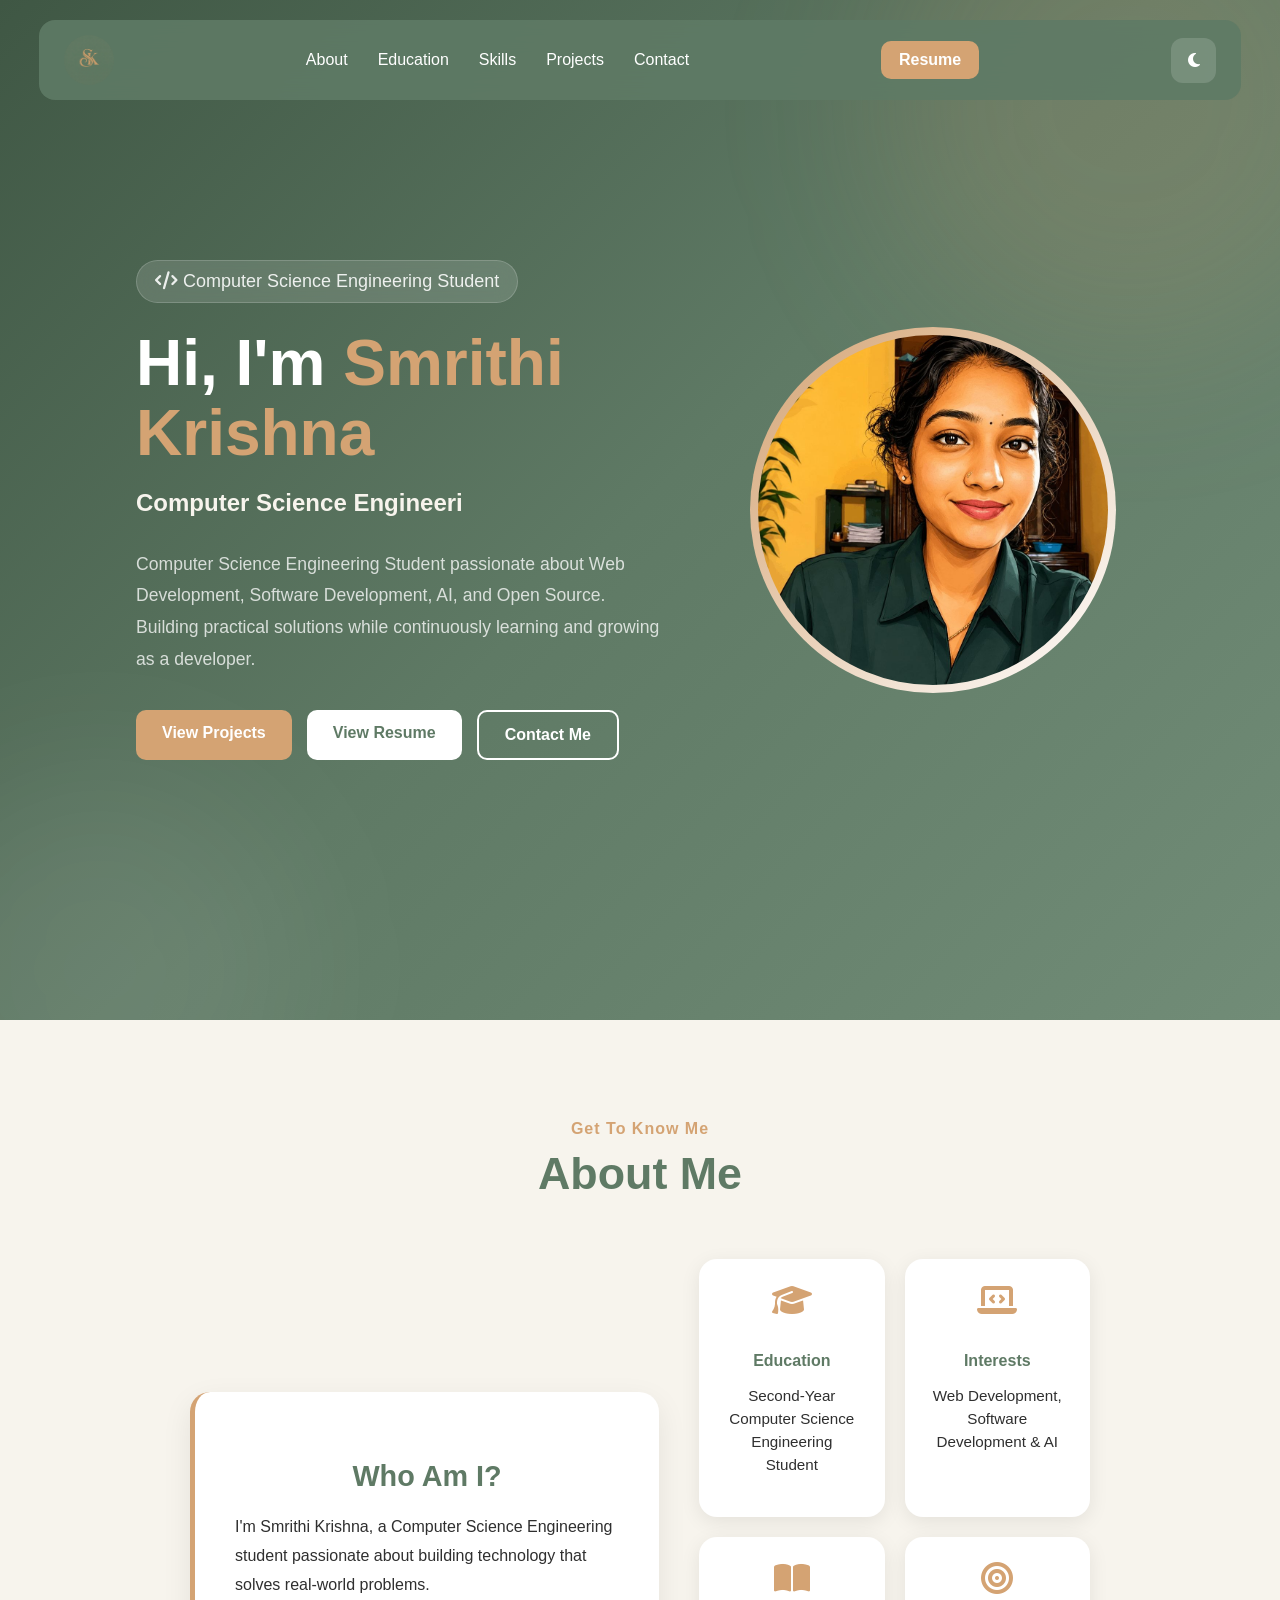
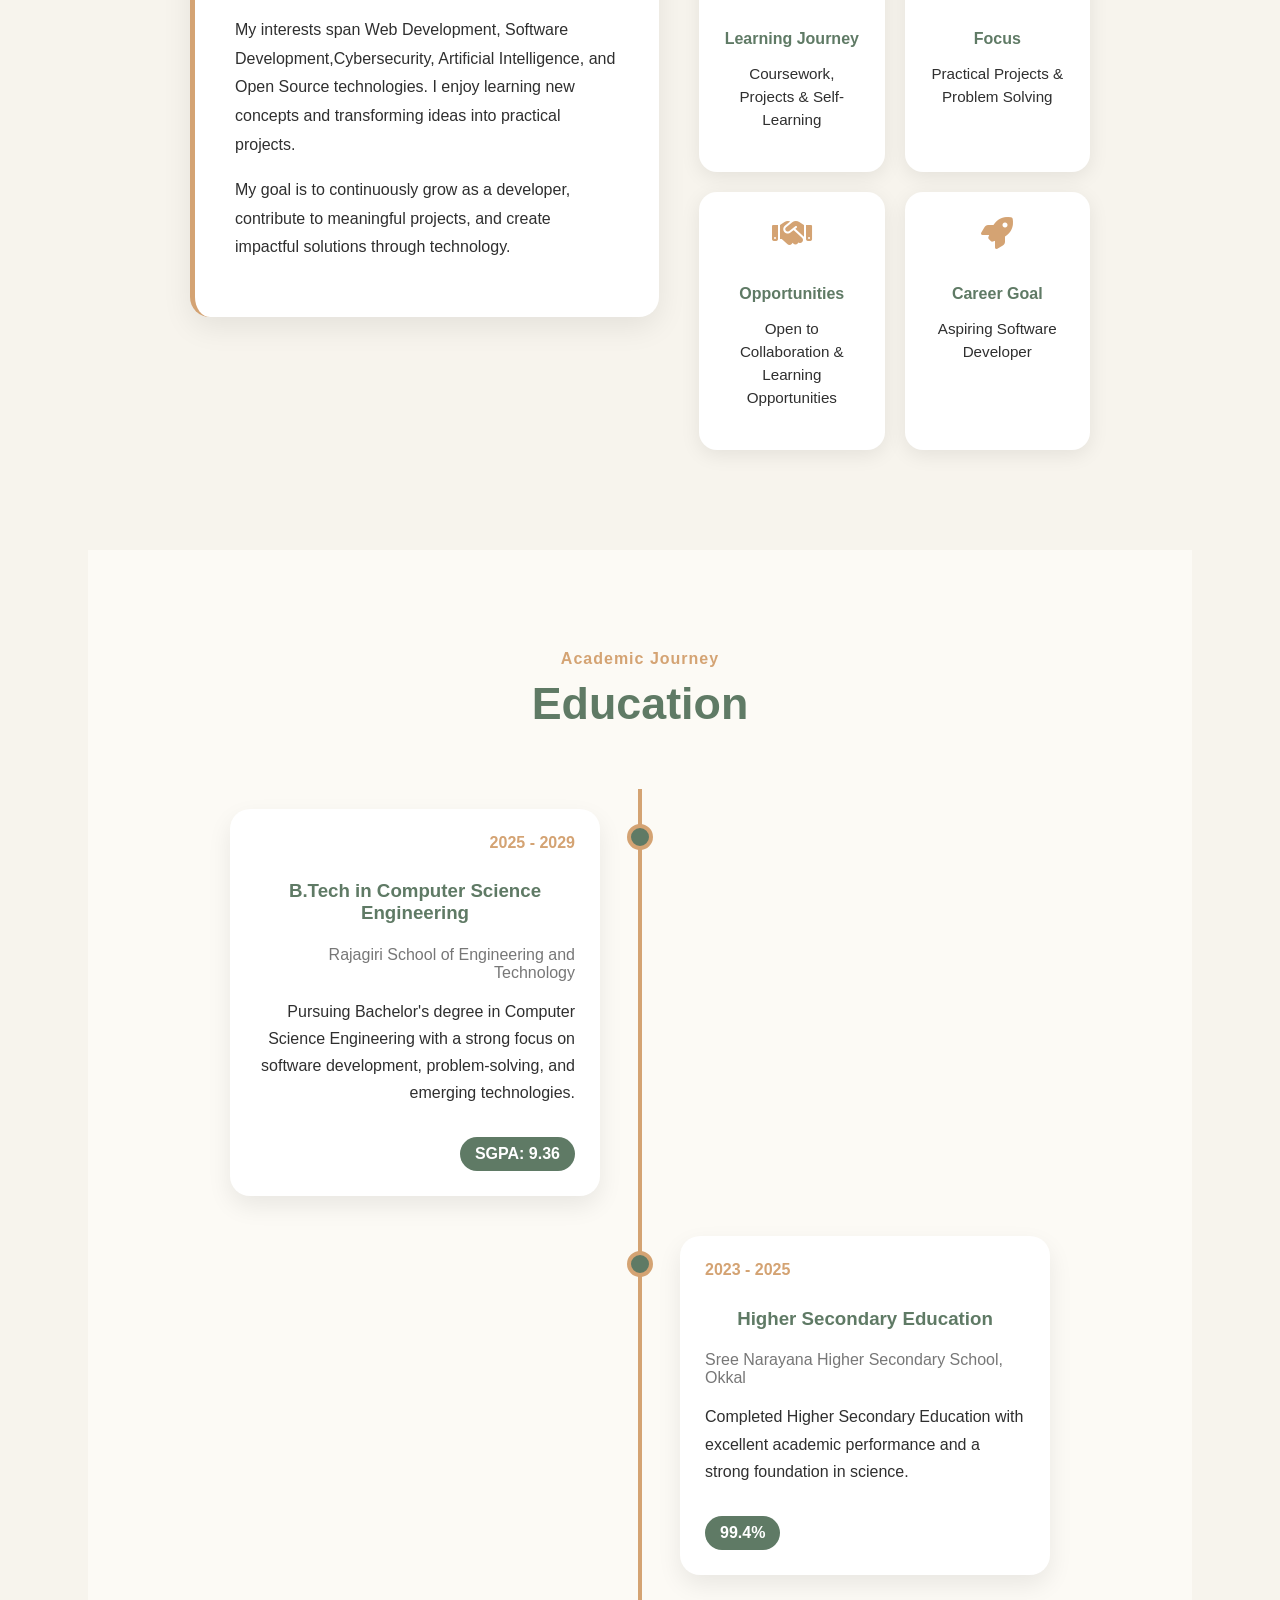
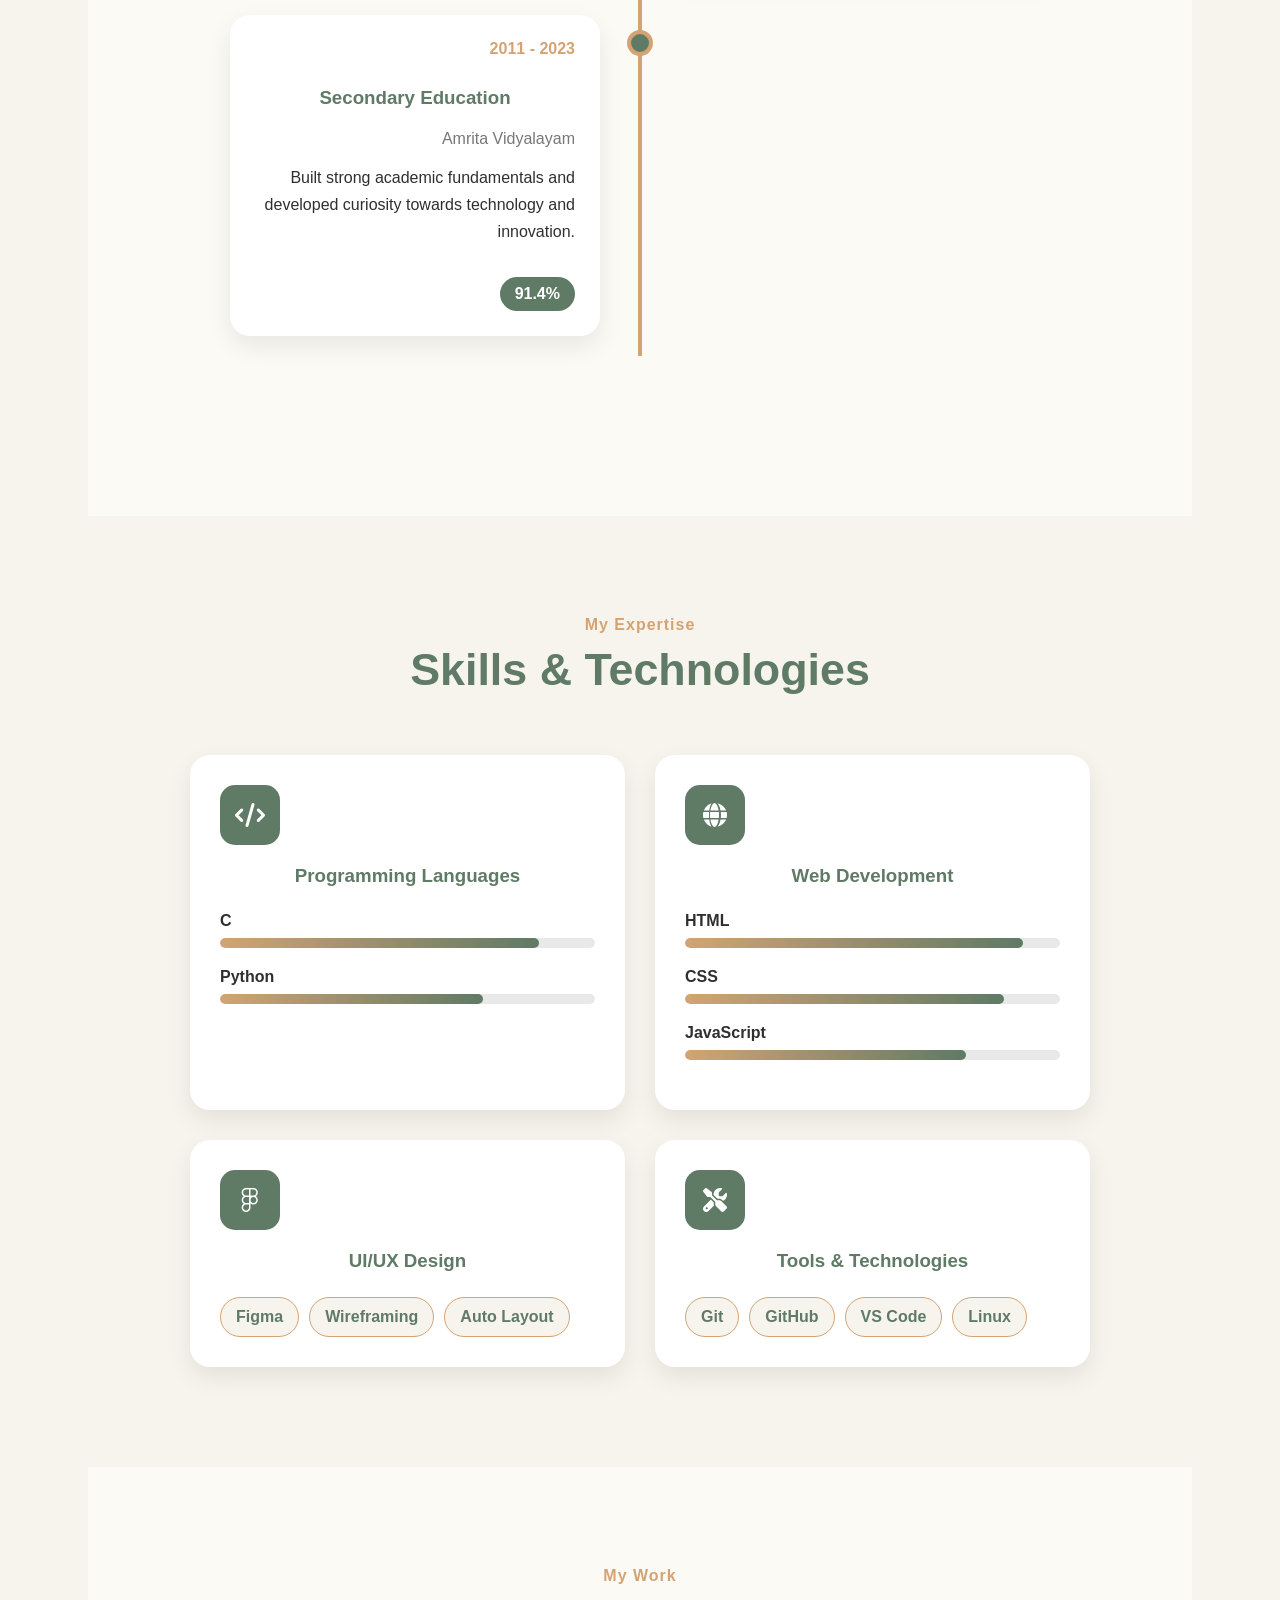
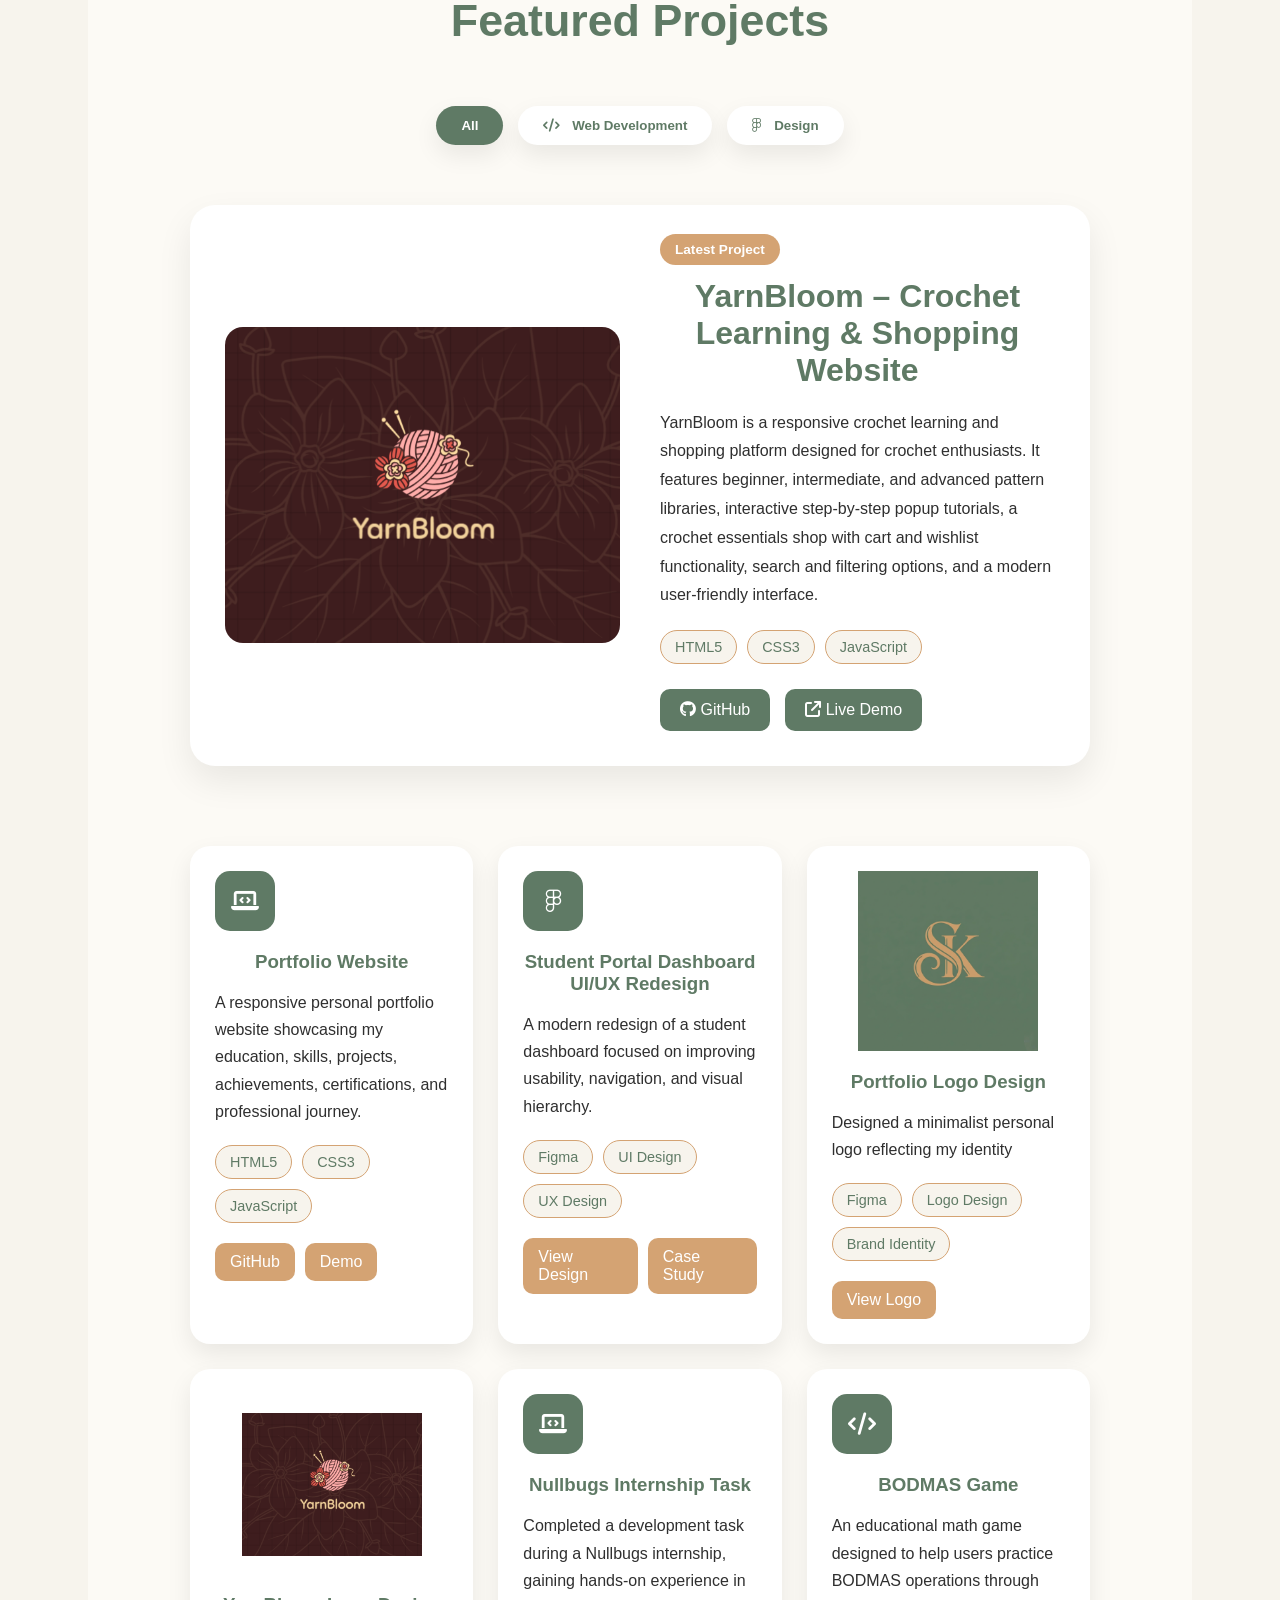
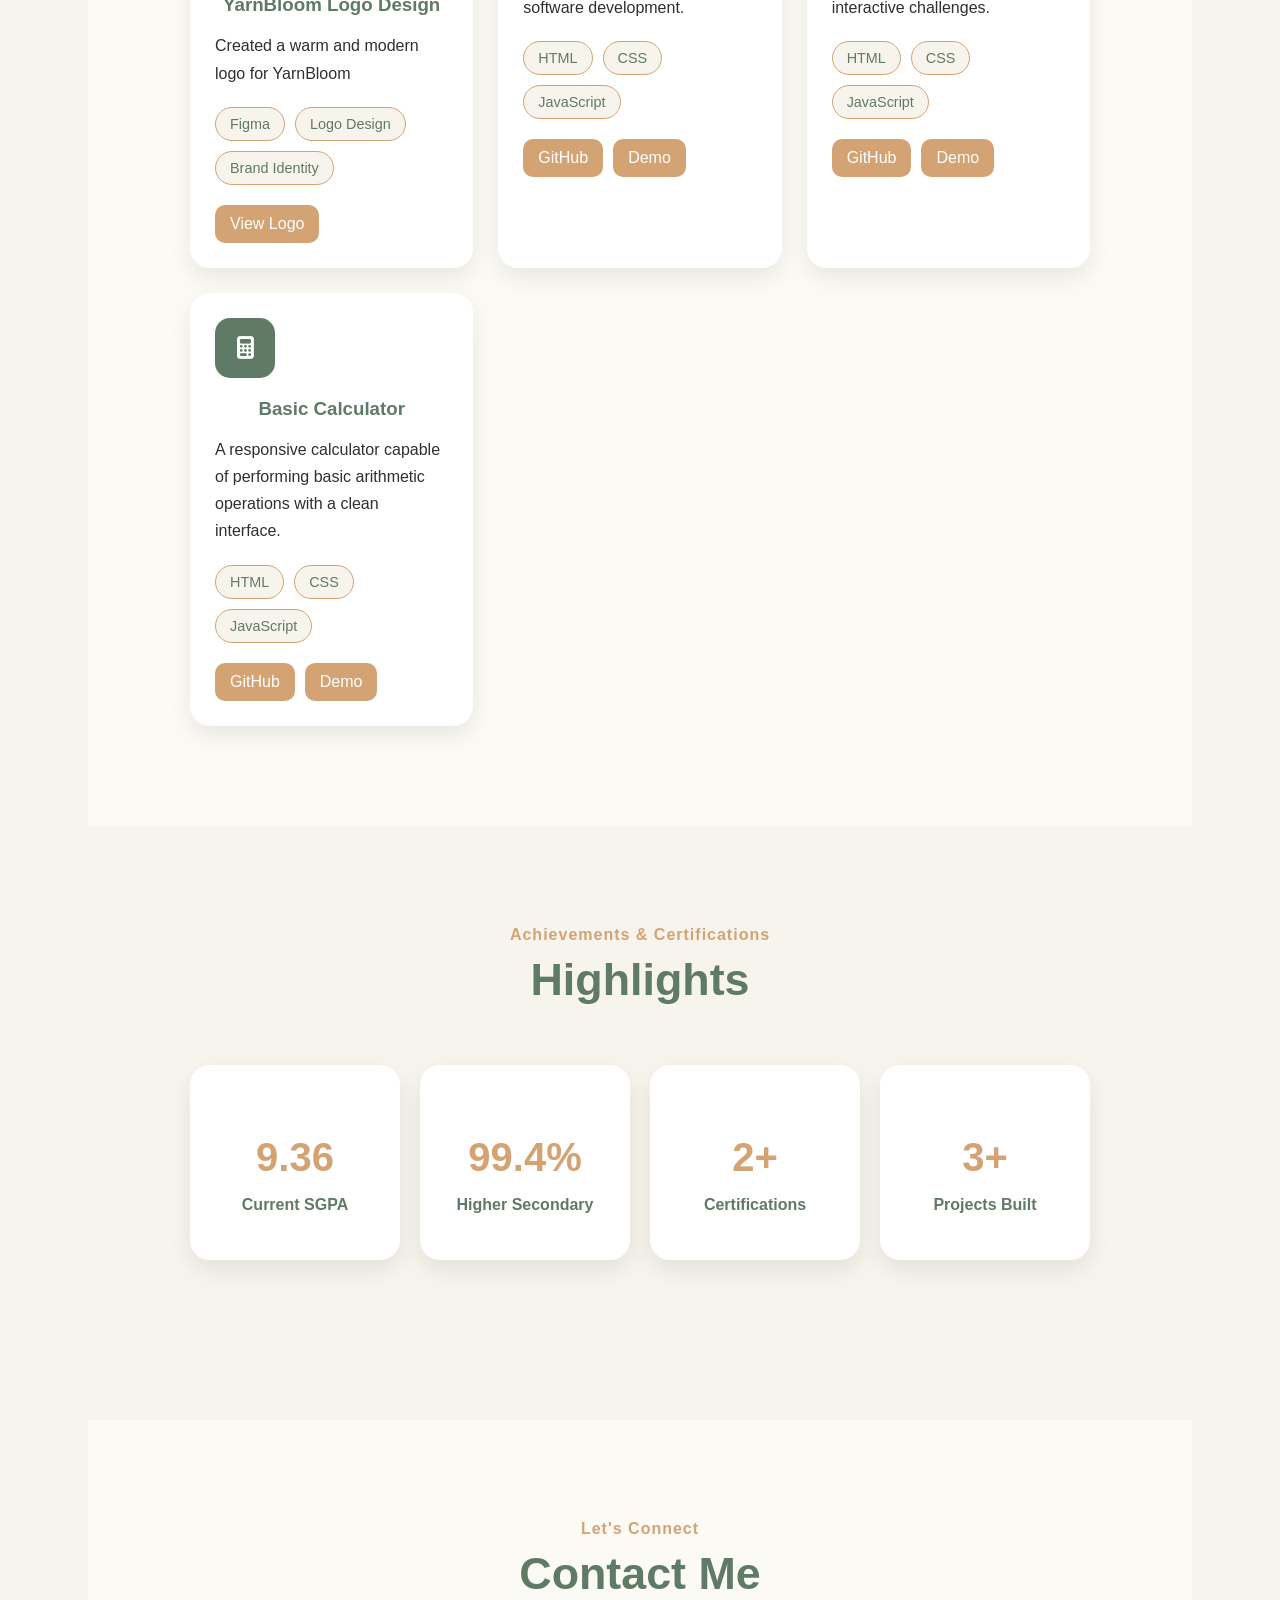
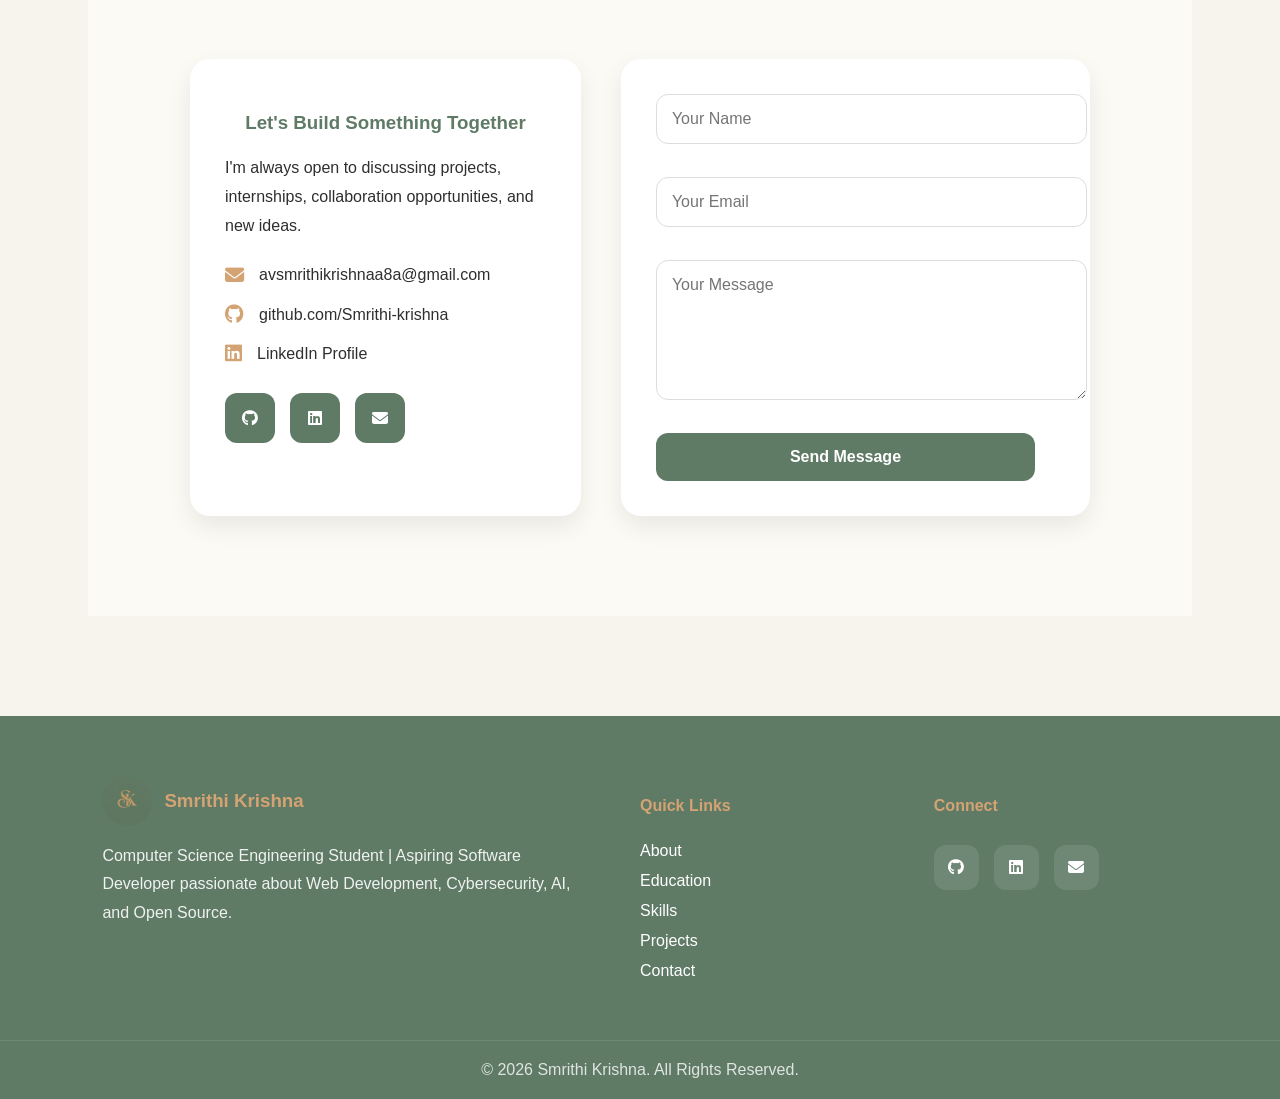
<file: Index.html>
<!DOCTYPE html>
<html lang="en">
<head>
  <meta charset="UTF-8" />
  <meta name="viewport" content="width=device-width, initial-scale=1.0"/>
  <title>My Portfolio</title>
 <link rel="stylesheet" href="style.css">
 <link rel="stylesheet" href="https://cdnjs.cloudflare.com/ajax/libs/font-awesome/6.5.1/css/all.min.css">
</head>

<body>

  <header class="hero">

    <nav class="navbar">

    <div class="logo">
        <img src="logo.png">
    </div>

    <ul class="nav-links">
        <li><a href="#about-me">About</a></li>
        <li><a href="#education">Education</a></li>
        <li><a href="#skills">Skills</a></li>
        <li><a href="#projects">Projects</a></li>
        <li><a href="#contact">Contact</a></li>
    </ul>

    <a href="https://drive.google.com/file/d/1RVijHca5Z-SXVgbJho8I0wNhLrglUve1/view?usp=drive_link" target="_blank" class="resume-btn">
    Resume
</a>
    <button id="theme-toggle" class="theme-toggle">
    <i class="fa-solid fa-moon"></i>
</button>

    <div class="menu-btn">
        <i class="fa-solid fa-bars"></i>
    </div>

</nav>

    <div class="hero-content">

        <div class="hero-left">

            <p class="hero-tag">
                <i class="fa-solid fa-code"></i>
                Computer Science Engineering Student
            </p>

            <h1>
                Hi, I'm <span>Smrithi Krishna</span>
            </h1>

            <h2>
                <span id="typing"></span>
            </h2>

            <p class="hero-description">
                Computer Science Engineering Student passionate about
                Web Development, Software Development, AI, and Open Source.
                Building practical solutions while continuously learning
                and growing as a developer.
            </p>

            <div class="hero-buttons">
                <a href="#projects" class="btn-primary">
                    View Projects
                </a>

                <a href="https://drive.google.com/file/d/1RVijHca5Z-SXVgbJho8I0wNhLrglUve1/view?usp=drive_link" class="btn-secondary" download>
                    View Resume
                </a>

                <a href="#contact" class="btn-outline">
                    Contact Me
                </a>
            </div>

        </div>

        <div class="hero-right">

            <div class="image-wrapper">
                <img src="Smrithi.jpg" alt="Smrithi Krishna">
            </div>

        </div>

    </div>

</header>




<section id="about-me">

    <div class="section-heading">
        <span>Get To Know Me</span>
        <h2>About Me</h2>
    </div>

    <div class="about-container">

        <div class="about-left">

            <div class="about-card-main">
                <h3>Who Am I?</h3>

                <p>
                    I'm Smrithi Krishna, a Computer Science Engineering student
                    passionate about building technology that solves real-world
                    problems.
                </p>

                <p>
                    My interests span Web Development, Software Development,Cybersecurity,
                    Artificial Intelligence, and Open Source technologies.
                    I enjoy learning new concepts and transforming ideas into
                    practical projects.
                </p>

                <p>
                    My goal is to continuously grow as a developer, contribute
                    to meaningful projects, and create impactful solutions
                    through technology.
                </p>
            </div>

        </div>

        <div class="about-right">

            <div class="info-card">
                <i class="fa-solid fa-graduation-cap"></i>
                <h4>Education</h4>
                <p>Second-Year Computer Science Engineering Student</p>
            </div>

            <div class="info-card">
                <i class="fa-solid fa-laptop-code"></i>
                <h4>Interests</h4>
                <p>Web Development, Software Development & AI</p>
            </div>

            <div class="info-card">
                <i class="fa-solid fa-book-open"></i>
                <h4>Learning Journey</h4>
                <p>Coursework, Projects & Self-Learning</p>
            </div>

            <div class="info-card">
                <i class="fa-solid fa-bullseye"></i>
                <h4>Focus</h4>
                <p>Practical Projects & Problem Solving</p>
            </div>

            <div class="info-card">
                <i class="fa-solid fa-handshake"></i>
                <h4>Opportunities</h4>
                <p>Open to Collaboration & Learning Opportunities</p>
            </div>

            <div class="info-card">
                <i class="fa-solid fa-rocket"></i>
                <h4>Career Goal</h4>
                <p>Aspiring Software Developer</p>
            </div>

        </div>

    </div>

</section> 

<section id="education">

    <div class="section-heading">
        <span>Academic Journey</span>
        <h2>Education</h2>
    </div>

    <div class="timeline">

        <div class="timeline-item">
            <div class="timeline-dot"></div>

            <div class="timeline-content">
                <span class="timeline-year">2025 - 2029</span>
                <h3>B.Tech in Computer Science Engineering</h3>
                <h4>Rajagiri School of Engineering and Technology</h4>

                <p>
                    Pursuing Bachelor's degree in Computer Science Engineering
                    with a strong focus on software development, problem-solving,
                    and emerging technologies.
                </p>

                <div class="timeline-badge">
                    SGPA: 9.36
                </div>
            </div>
        </div>

        <div class="timeline-item">
            <div class="timeline-dot"></div>

            <div class="timeline-content">
                <span class="timeline-year">2023 - 2025</span>
                <h3>Higher Secondary Education</h3>
                <h4>Sree Narayana Higher Secondary School, Okkal</h4>

                <p>
                    Completed Higher Secondary Education with excellent
                    academic performance and a strong foundation in science.
                </p>

                <div class="timeline-badge">
                    99.4%
                </div>
            </div>
        </div>

        <div class="timeline-item">
            <div class="timeline-dot"></div>

            <div class="timeline-content">
                <span class="timeline-year">2011 - 2023</span>
                <h3>Secondary Education</h3>
                <h4>Amrita Vidyalayam</h4>

                <p>
                    Built strong academic fundamentals and developed
                    curiosity towards technology and innovation.
                </p>

                <div class="timeline-badge">
                    91.4%
                </div>
            </div>
        </div>

    </div>

</section>


<section id="skills">

    <div class="section-heading">
        <span>My Expertise</span>
        <h2>Skills & Technologies</h2>
    </div>

    <div class="skills-grid">

        <div class="skill-card">
            <div class="skill-icon">
                <i class="fa-solid fa-code"></i>
            </div>

            <h3>Programming Languages</h3>

            <div class="skill-item">
                <span>C</span>
                <div class="progress">
                    <div class="progress-bar" style="width:85%"></div>
                </div>
            </div>

            <div class="skill-item">
                <span>Python</span>
                <div class="progress">
                    <div class="progress-bar" style="width:70%"></div>
                </div>
            </div>
        </div>

        <div class="skill-card">
            <div class="skill-icon">
                <i class="fa-solid fa-globe"></i>
            </div>

            <h3>Web Development</h3>

            <div class="skill-item">
                <span>HTML</span>
                <div class="progress">
                    <div class="progress-bar" style="width:90%"></div>
                </div>
            </div>

            <div class="skill-item">
                <span>CSS</span>
                <div class="progress">
                    <div class="progress-bar" style="width:85%"></div>
                </div>
            </div>

            <div class="skill-item">
                <span>JavaScript</span>
                <div class="progress">
                    <div class="progress-bar" style="width:75%"></div>
                </div>
            </div>
        </div>

        <!-- UI/UX -->

        <div class="skill-card">

            <div class="skill-icon">
                <i class="fa-brands fa-figma"></i>
            </div>

            <h3>UI/UX Design</h3>

            <div class="skill-tags">
                <span>Figma</span>
                <span>Wireframing</span>
                <span>Auto Layout</span>
            </div>

        </div>


        <div class="skill-card">
            <div class="skill-icon">
                <i class="fa-solid fa-screwdriver-wrench"></i>
            </div>

            <h3>Tools & Technologies</h3>

            <div class="skill-tags">
                <span>Git</span>
                <span>GitHub</span>
                <span>VS Code</span>
                <span>Linux</span>
            </div>
        </div>
    </div>

</section>

<section id="projects">

    <div class="section-heading">
        <span>My Work</span>
        <h2>Featured Projects</h2>
    </div>
    <div class="project-filter">

    <button class="filter-btn active" data-filter="all">
        All
    </button>

    <button class="filter-btn" data-filter="web">
        <i class="fa-solid fa-code"></i>
        Web Development
    </button>

    <button class="filter-btn" data-filter="uiux">
        <i class="fa-brands fa-figma"></i>
        Design
    </button>

    

</div>

    <!-- Featured Project -->

<div class="featured-project">

    <div class="featured-image">
        <img src="YarnBloom.png" alt="YarnBloom Website">
    </div>

    <div class="featured-content">

        <span class="featured-tag">Latest Project</span>

        <h3> YarnBloom – Crochet Learning & Shopping Website</h3>

        <p>
            YarnBloom is a responsive crochet learning and shopping platform designed for crochet enthusiasts.
            It features beginner, intermediate, and advanced pattern libraries, interactive step-by-step
            popup tutorials, a crochet essentials shop with cart and wishlist functionality, search and
            filtering options, and a modern user-friendly interface.
        </p>

        <div class="tech-stack">
            <span>HTML5</span>
            <span>CSS3</span>
            <span>JavaScript</span>
        </div>

        <div class="project-buttons">

            <a href="https://github.com/Smrithi-krishna/YarnBloom.git" target="_blank">
                <i class="fa-brands fa-github"></i>
                GitHub
            </a>

            <a href="https://smrithi-krishna.github.io/YarnBloom/" target="_blank">
                <i class="fa-solid fa-arrow-up-right-from-square"></i>
                Live Demo
            </a>

        </div>

    </div>

</div>

  

<!-- Other Projects -->

<div class="projects-grid">

    <!-- Portfolio -->

    <div class="project-card web">

        <div class="project-top">
            <i class="fa-solid fa-laptop-code"></i>
        </div>

        <h3>Portfolio Website</h3>

        <p>
            A responsive personal portfolio website showcasing my education,
            skills, projects, achievements, certifications, and professional journey.
        </p>

        <div class="tech-stack">
            <span>HTML5</span>
            <span>CSS3</span>
            <span>JavaScript</span>
        </div>

        <div class="project-links">
            <a href="https://github.com/Smrithi-krishna/Portfolio.git">GitHub</a>
            <a href="#">Demo</a>
        </div>

    </div>

        <!-- UI/UX -->

    <div class="project-card uiux">

        <div class="project-top">
            <i class="fa-brands fa-figma"></i>
        </div>

        <h3>Student Portal Dashboard UI/UX Redesign</h3>

        <p>
            A modern redesign of a student dashboard focused on improving usability, navigation, and visual hierarchy.
        </p>

        <div class="tech-stack">
            <span>Figma</span>
            <span>UI Design</span>
            <span>UX Design</span>
        </div>

        <div class="project-links">
            <a href="https://www.figma.com/design/5Dy0A7JZrqWn69nh9pp97A/Untitled?node-id=0-1&t=dZjgKyLij64t7teQ-1" target="_blank"> View Design</a>
            <a href="figma/figma.html">Case Study</a>
        </div>

    </div>

   

    <!-- Portfolio Logo -->

    <div class="project-card uiux">


        <img src="logo.png" alt="Portfolio Logo" class="project-image">

        <h3>Portfolio Logo Design</h3>

        <p>
            Designed a minimalist personal logo reflecting my identity
        </p>

        <div class="tech-stack">
            <span>Figma</span>
            <span>Logo Design</span>
            <span>Brand Identity</span>
        </div>

        <div class="project-links">
            <a href="logo.png" target="_blank">
                View Logo
            </a>
        </div>
    </div>

    <!-- YarnBloom Logo -->

    <div class="project-card uiux">

        <img src="YarnBloom.png" alt="YarnBloom Logo" class="project-image">

        <h3>YarnBloom Logo Design</h3>

        <p>
            Created a warm and modern logo for YarnBloom
        </p>

        <div class="tech-stack">
            <span>Figma</span>
            <span>Logo Design</span>
            <span>Brand Identity</span>
        </div>

        <div class="project-links">
            <a href="YarnBloom.png" target="_blank">
                View Logo
            </a>
        </div>

    </div>



    <!-- Nullbugs -->

    <div class="project-card web">

        <div class="project-top">
            <i class="fa-solid fa-laptop-code"></i>
        </div>

        <h3>Nullbugs Internship Task</h3>

        <p>
            Completed a development task during a Nullbugs internship, gaining hands-on experience in software development.
        </p>

        <div class="tech-stack">
            <span>HTML</span>
            <span>CSS</span>
            <span>JavaScript</span>
        </div>

        <div class="project-links">
            <a href="https://github.com/Smrithi-krishna/nullbugs.git">GitHub</a>
            <a href="https://smrithi-krishna.github.io/nullbugs/">Demo</a>
        </div>

    </div>

    <!-- BODMAS -->

    <div class="project-card web">

        <div class="project-top">
            <i class="fa-solid fa-code"></i>
        </div>

        <h3>BODMAS Game</h3>

        <p>
            An educational math game designed to help users practice BODMAS operations through interactive challenges.
        </p>

        <div class="tech-stack">
            <span>HTML</span>
            <span>CSS</span>
            <span>JavaScript</span>
        </div>

        <div class="project-links">
            <a href="https://github.com/Smrithi-krishna/bodmas.git">GitHub</a>
            <a href="https://smrithi-krishna.github.io/bodmas/">Demo</a>
        </div>

    </div>

    <!-- Calculator -->

    <div class="project-card web">

        <div class="project-top">
            <i class="fa-solid fa-calculator"></i>
        </div>

        <h3>Basic Calculator</h3>

        <p>
            A responsive calculator capable of performing basic arithmetic operations with a clean interface.
        </p>

        <div class="tech-stack">
            <span>HTML</span>
            <span>CSS</span>
            <span>JavaScript</span>
        </div>

        <div class="project-links">
            <a href="https://github.com/Smrithi-krishna/basic_calculator.git">GitHub</a>
            <a href="https://smrithi-krishna.github.io/basic_calculator/">Demo</a>
        </div>

    </div>


</div>

</section>
  
<section id="achievements">

    <div class="section-heading">
        <span>Achievements & Certifications</span>
        <h2>Highlights</h2>
    </div>

    <!-- Statistics -->

    <div class="stats-container">

        <div class="stat-card">
            <h3>9.36</h3>
            <p>Current SGPA</p>
        </div>

        <div class="stat-card">
            <h3>99.4%</h3>
            <p>Higher Secondary</p>
        </div>

        <div class="stat-card">
            <h3>2+</h3>
            <p>Certifications</p>
        </div>

        <div class="stat-card">
            <h3>3+</h3>
            <p>Projects Built</p>
        </div>

    </div>

   
</section>

    




<section id="contact">

    <div class="section-heading">
        <span>Let's Connect</span>
        <h2>Contact Me</h2>
    </div>

    <div class="contact-container">

        <!-- Contact Info -->

        <div class="contact-info">

            <h3>Let's Build Something Together</h3>

            <p>
                I'm always open to discussing projects,
                internships, collaboration opportunities,
                and new ideas.
            </p>

            <div class="contact-item">
                <i class="fa-solid fa-envelope"></i>
                <span>avsmrithikrishnaa8a@gmail.com</span>
            </div>

            <div class="contact-item">
                <i class="fa-brands fa-github"></i>
                <span>github.com/Smrithi-krishna</span>
            </div>

            <div class="contact-item">
                <i class="fa-brands fa-linkedin"></i>
                <span>LinkedIn Profile</span>
            </div>

            <div class="social-icons">

                <a href="https://github.com/Smrithi-krishna" target="_blank">
                    <i class="fa-brands fa-github"></i>
                </a>

                <a href="https://www.linkedin.com/in/smrithi-krishna-741a37374/" target="_blank">
                    <i class="fa-brands fa-linkedin"></i>
                </a>

                <a href="mailto:avsmrithikrishnaa8a@gmail.com">
                    <i class="fa-solid fa-envelope"></i>
                </a>

            </div>

        </div>

        <!-- Contact Form -->

        <div class="contact-form-card">

            <form
                action="https://api.web3forms.com/submit"
                method="POST"
                id="contactForm">

                <input
                    type="hidden"
                    name="access_key"
                    value="64b8e744-a747-41b3-a62b-e8c4130444ab">

                <input
                    type="text"
                    name="name"
                    placeholder="Your Name"
                    required>

                <input
                    type="email"
                    name="email"
                    placeholder="Your Email"
                    required>

                <textarea
                    name="message"
                    rows="6"
                    placeholder="Your Message"
                    required></textarea>

                <button type="submit">
                    Send Message
                </button>

                <p id="success-message">
                    Message sent successfully!
                </p>

            </form>

        </div>

    </div>

</section>


<footer class="footer">

    <div class="footer-container">

        <div class="footer-brand">

            <div class="footer-logo">
                <img src="logo.png" alt="Smrithi Krishna Logo">
                <h3>Smrithi Krishna</h3>
            </div>

            <p>
                Computer Science Engineering Student |
Aspiring Software Developer passionate about
Web Development, Cybersecurity, AI, and Open Source.
            </p>

        </div>

        <div class="footer-links">

            <h4>Quick Links</h4>

            <a href="#about-me">About</a>
            <a href="#education">Education</a>
            <a href="#skills">Skills</a>
            <a href="#projects">Projects</a>
            <a href="#contact">Contact</a>

        </div>

        <div class="footer-social">

            <h4>Connect</h4>

            <div class="social-icons">

                <a href="https://github.com/Smrithi-krishna" target="_blank">
                    <i class="fa-brands fa-github"></i>
                </a>

                <a href="https://www.linkedin.com/in/smrithi-krishna-741a37374/" target="_blank">
                    <i class="fa-brands fa-linkedin"></i>
                </a>

                <a href="mailto:avsmrithikrishnaa8a@gmail.com">
                    <i class="fa-solid fa-envelope"></i>
                </a>

            </div>

        </div>

    </div>

    <div class="footer-bottom">
        <p>© 2026 Smrithi Krishna. All Rights Reserved.</p>
    </div>

</footer>

<button id="backToTop">
    <i class="fa-solid fa-arrow-up"></i>
</button>
<script src="style.js"></script>


</body>
</html>
</file>
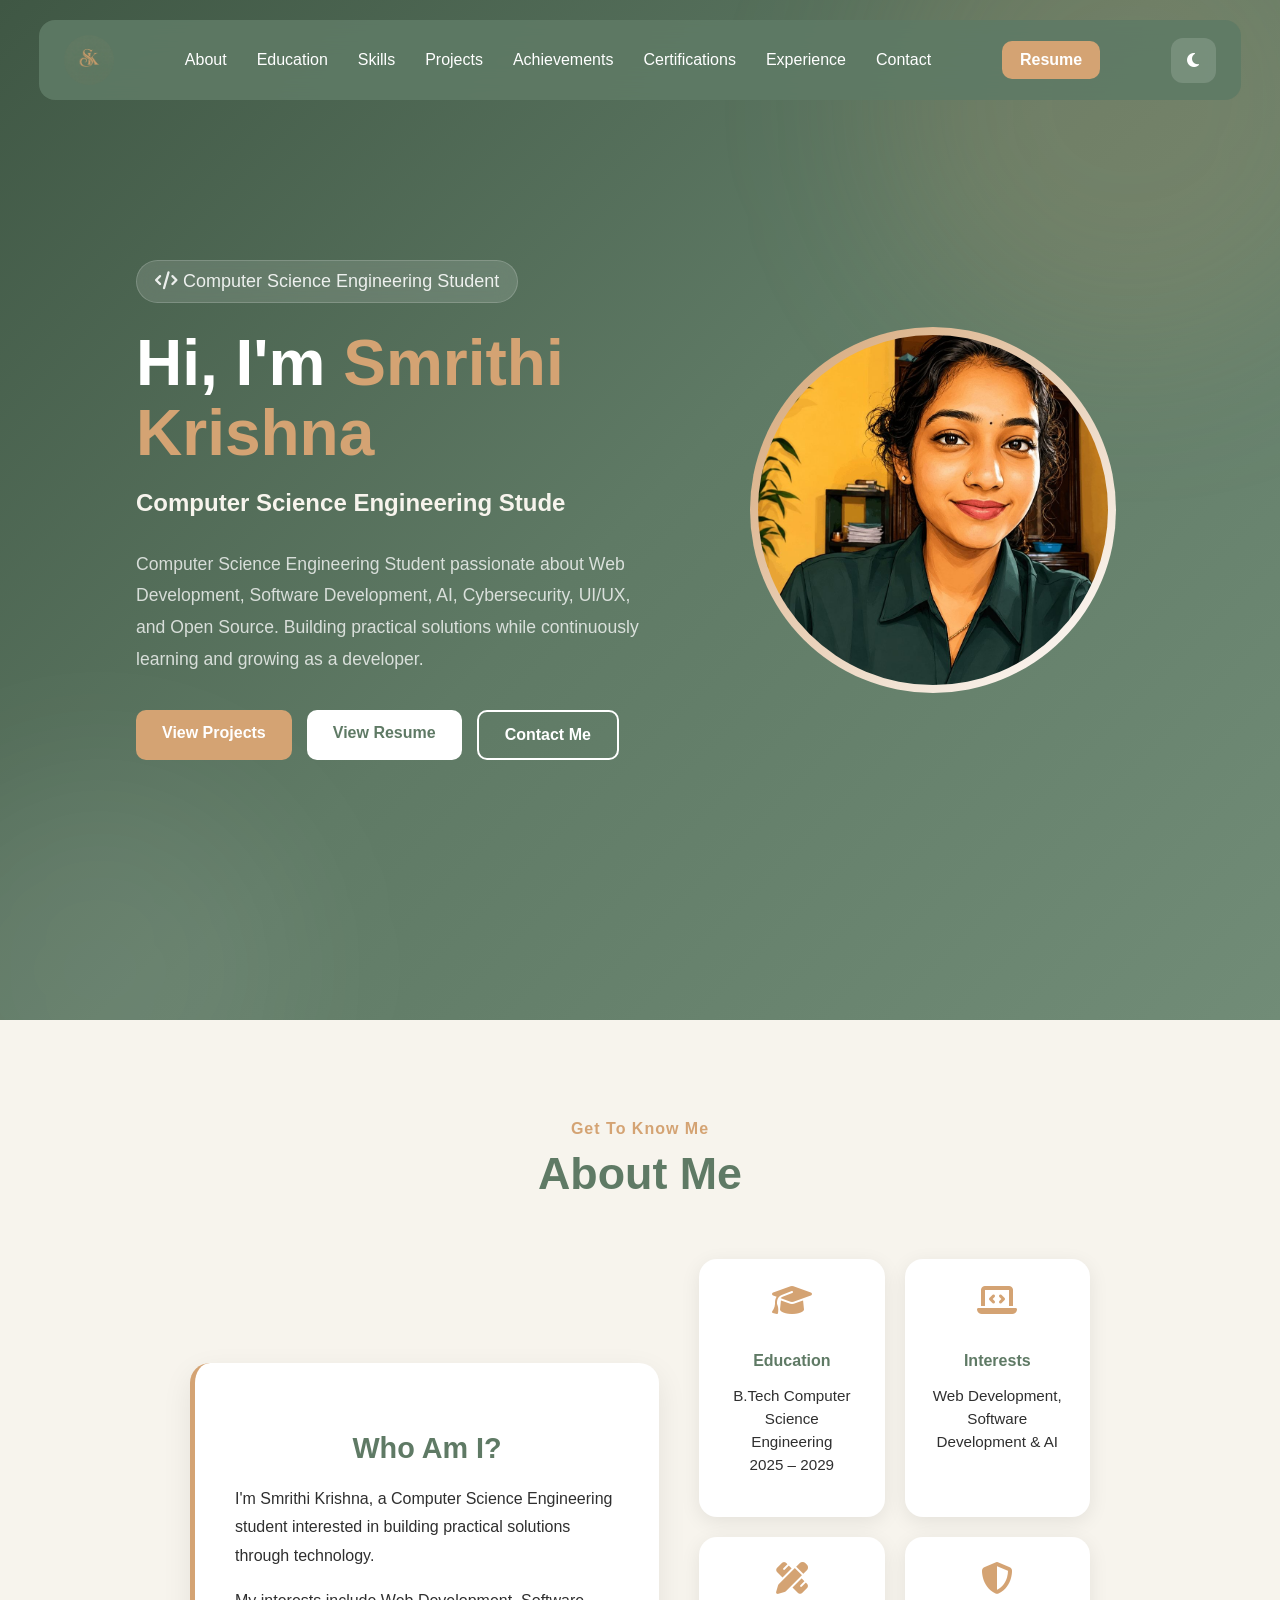
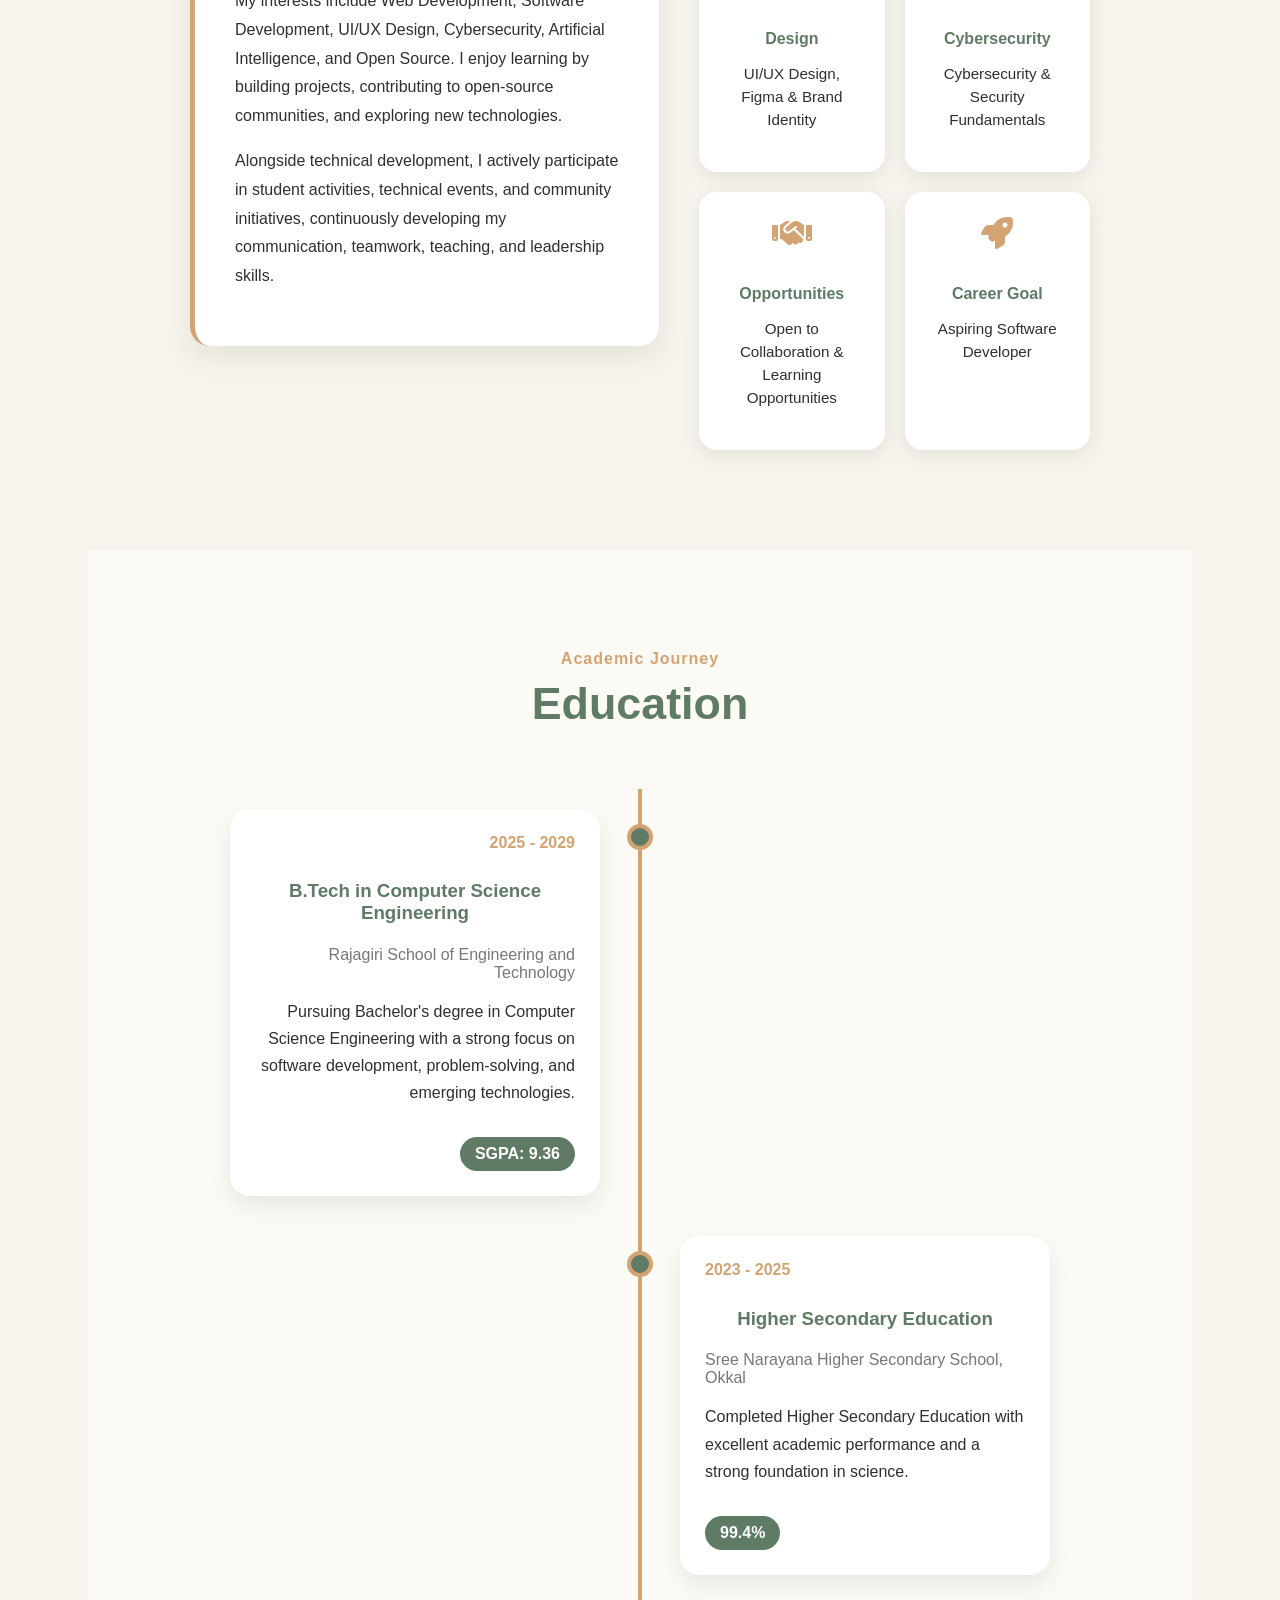
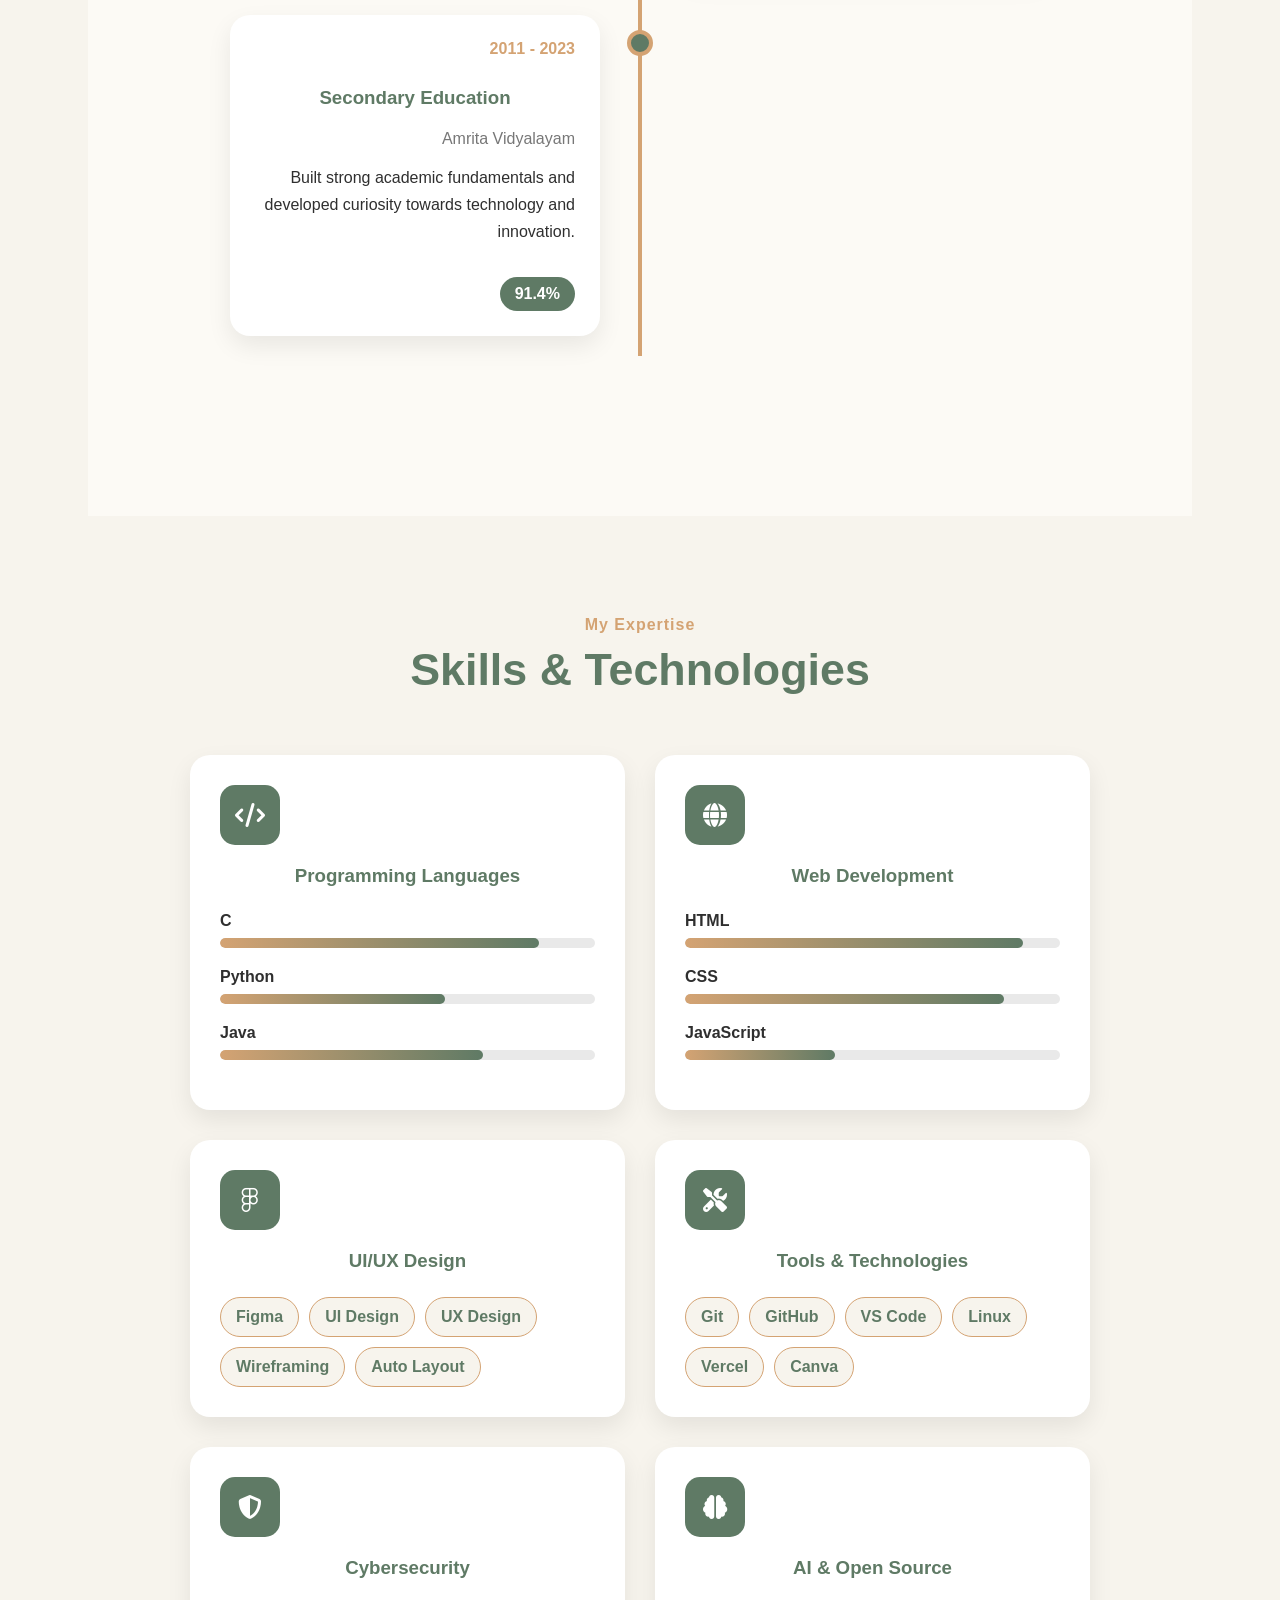
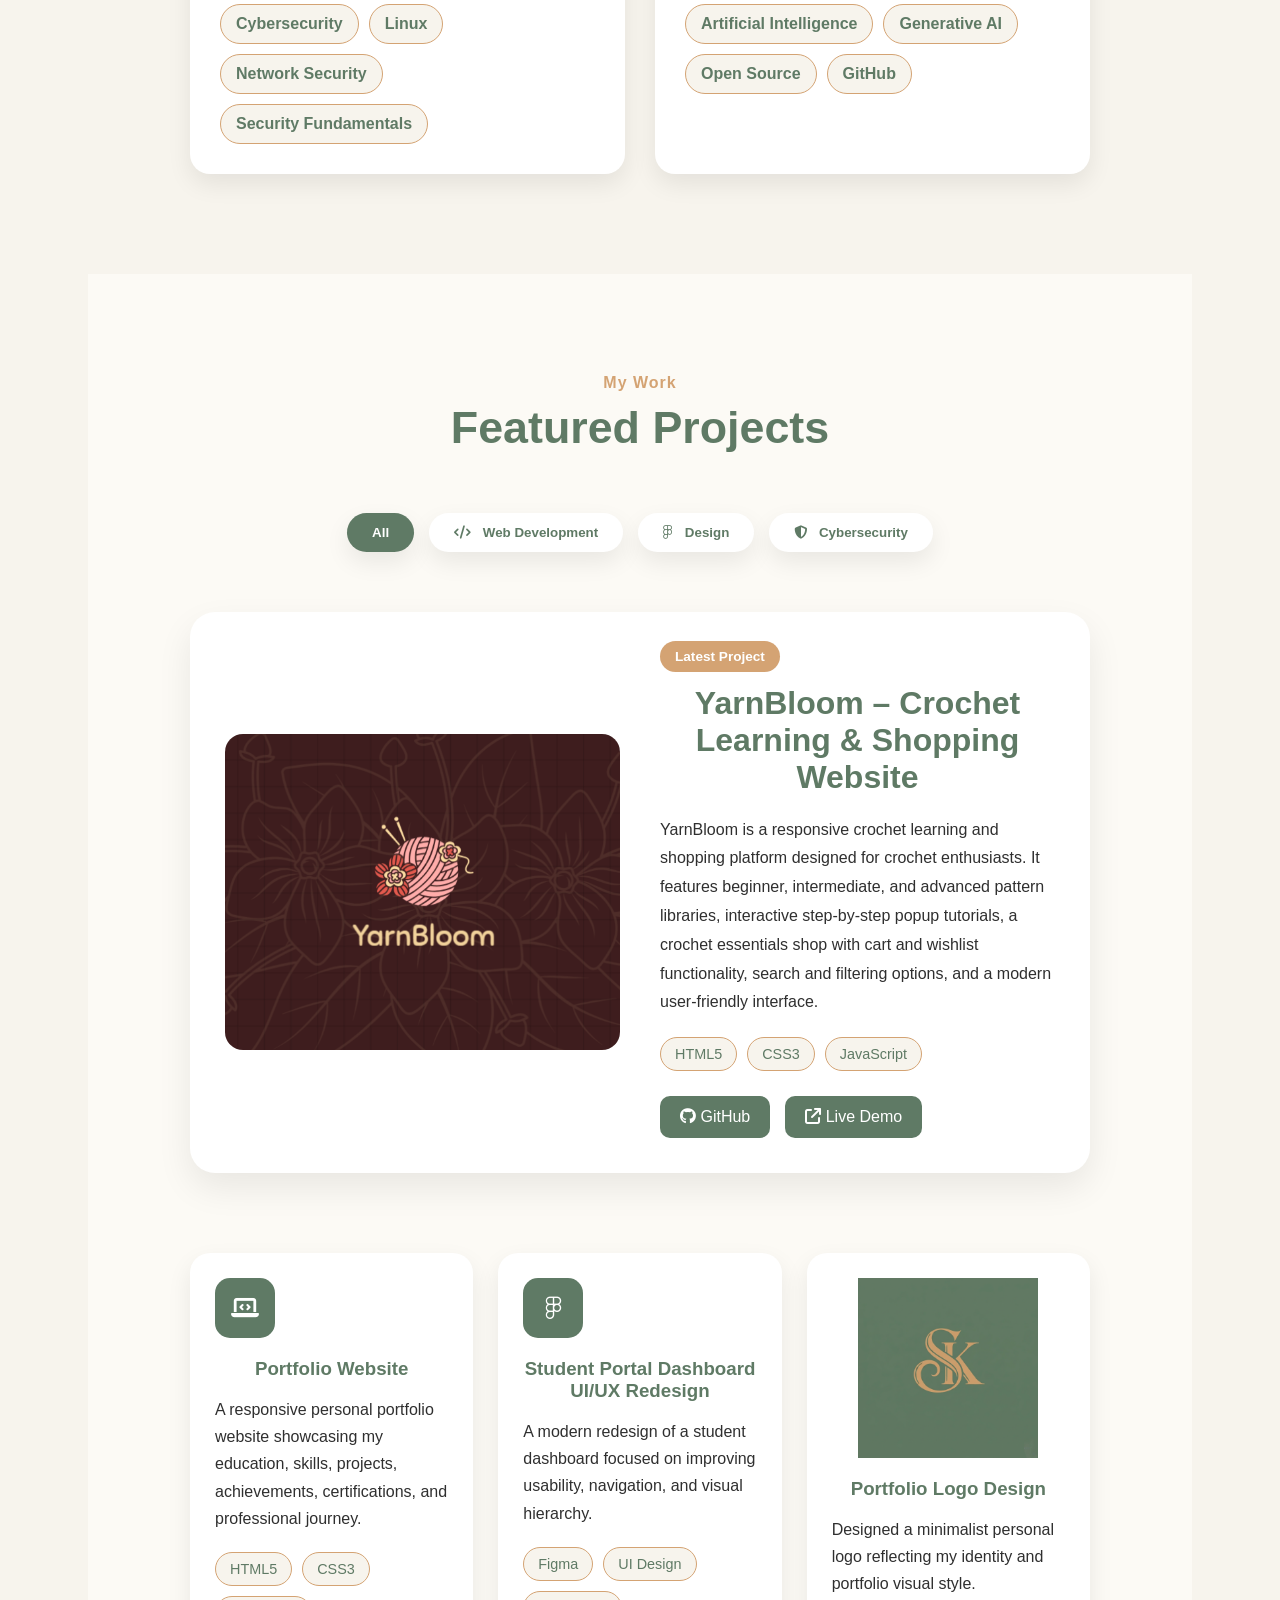
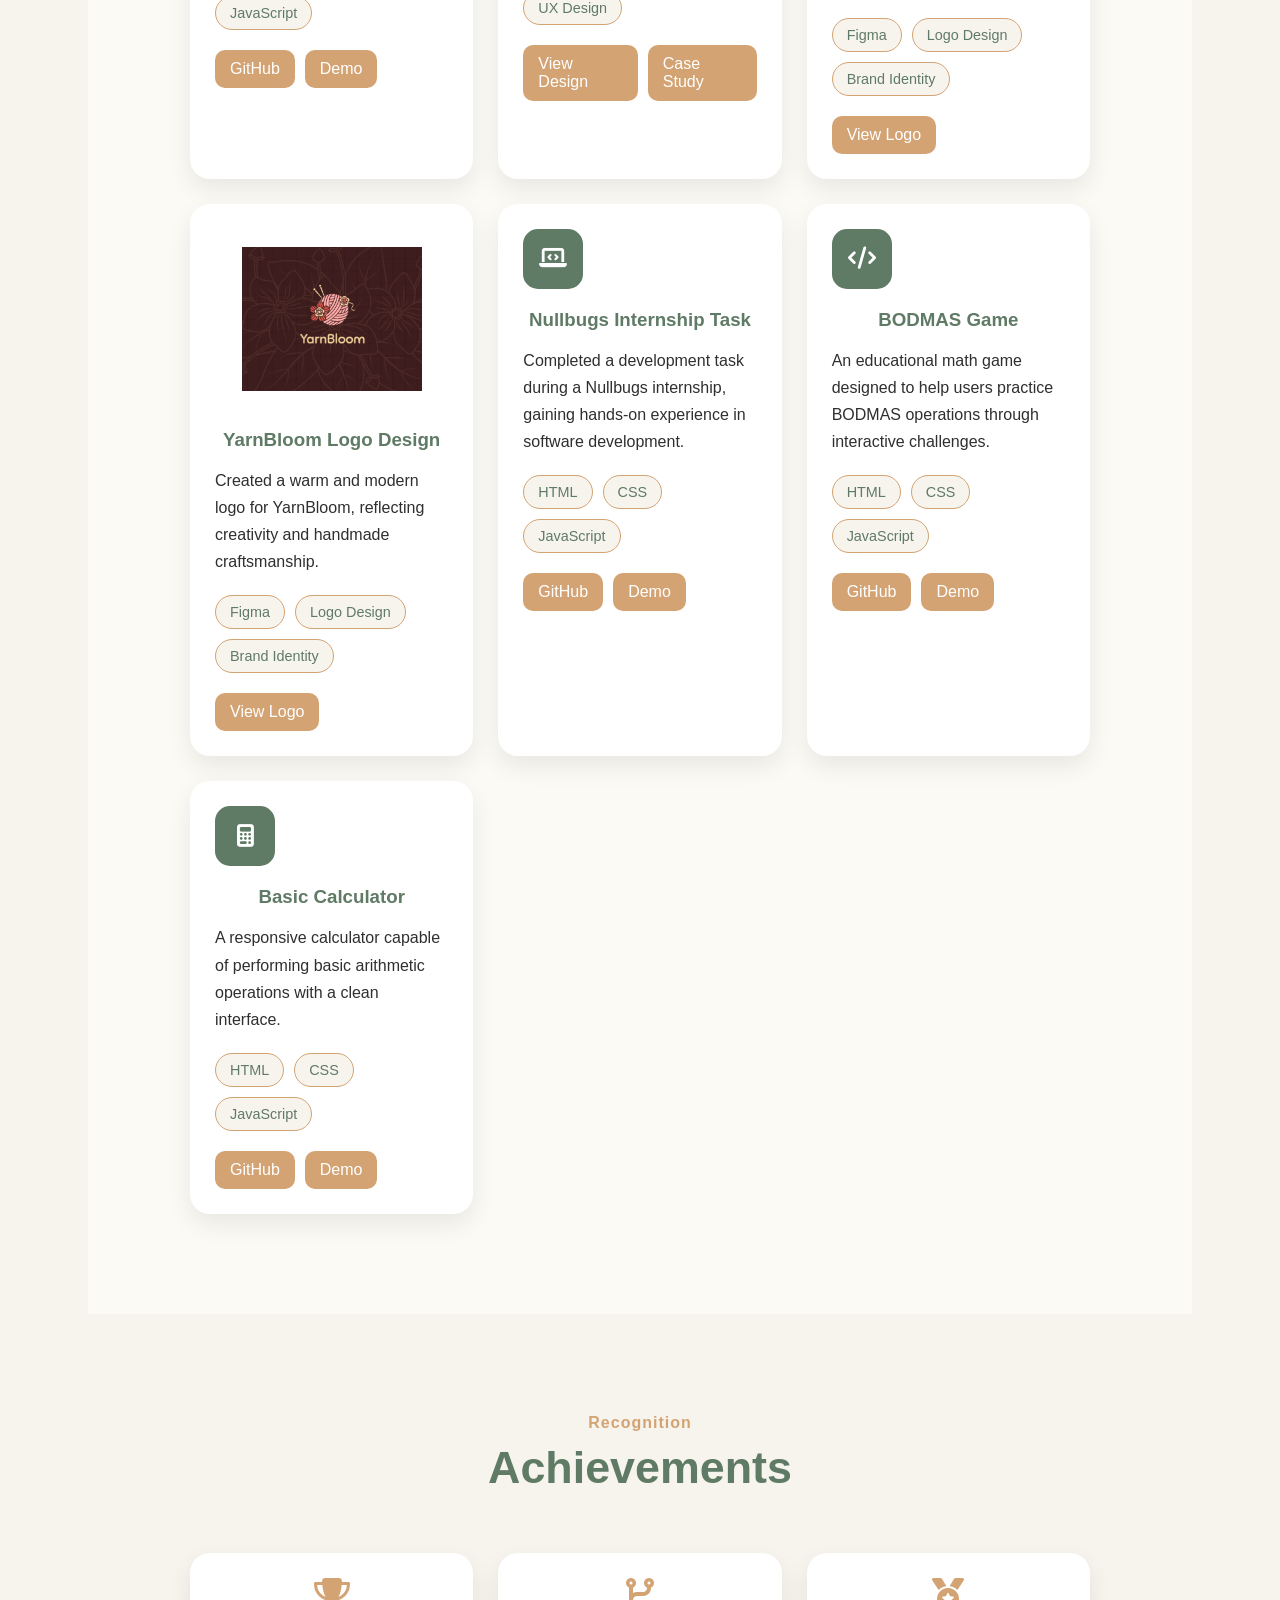
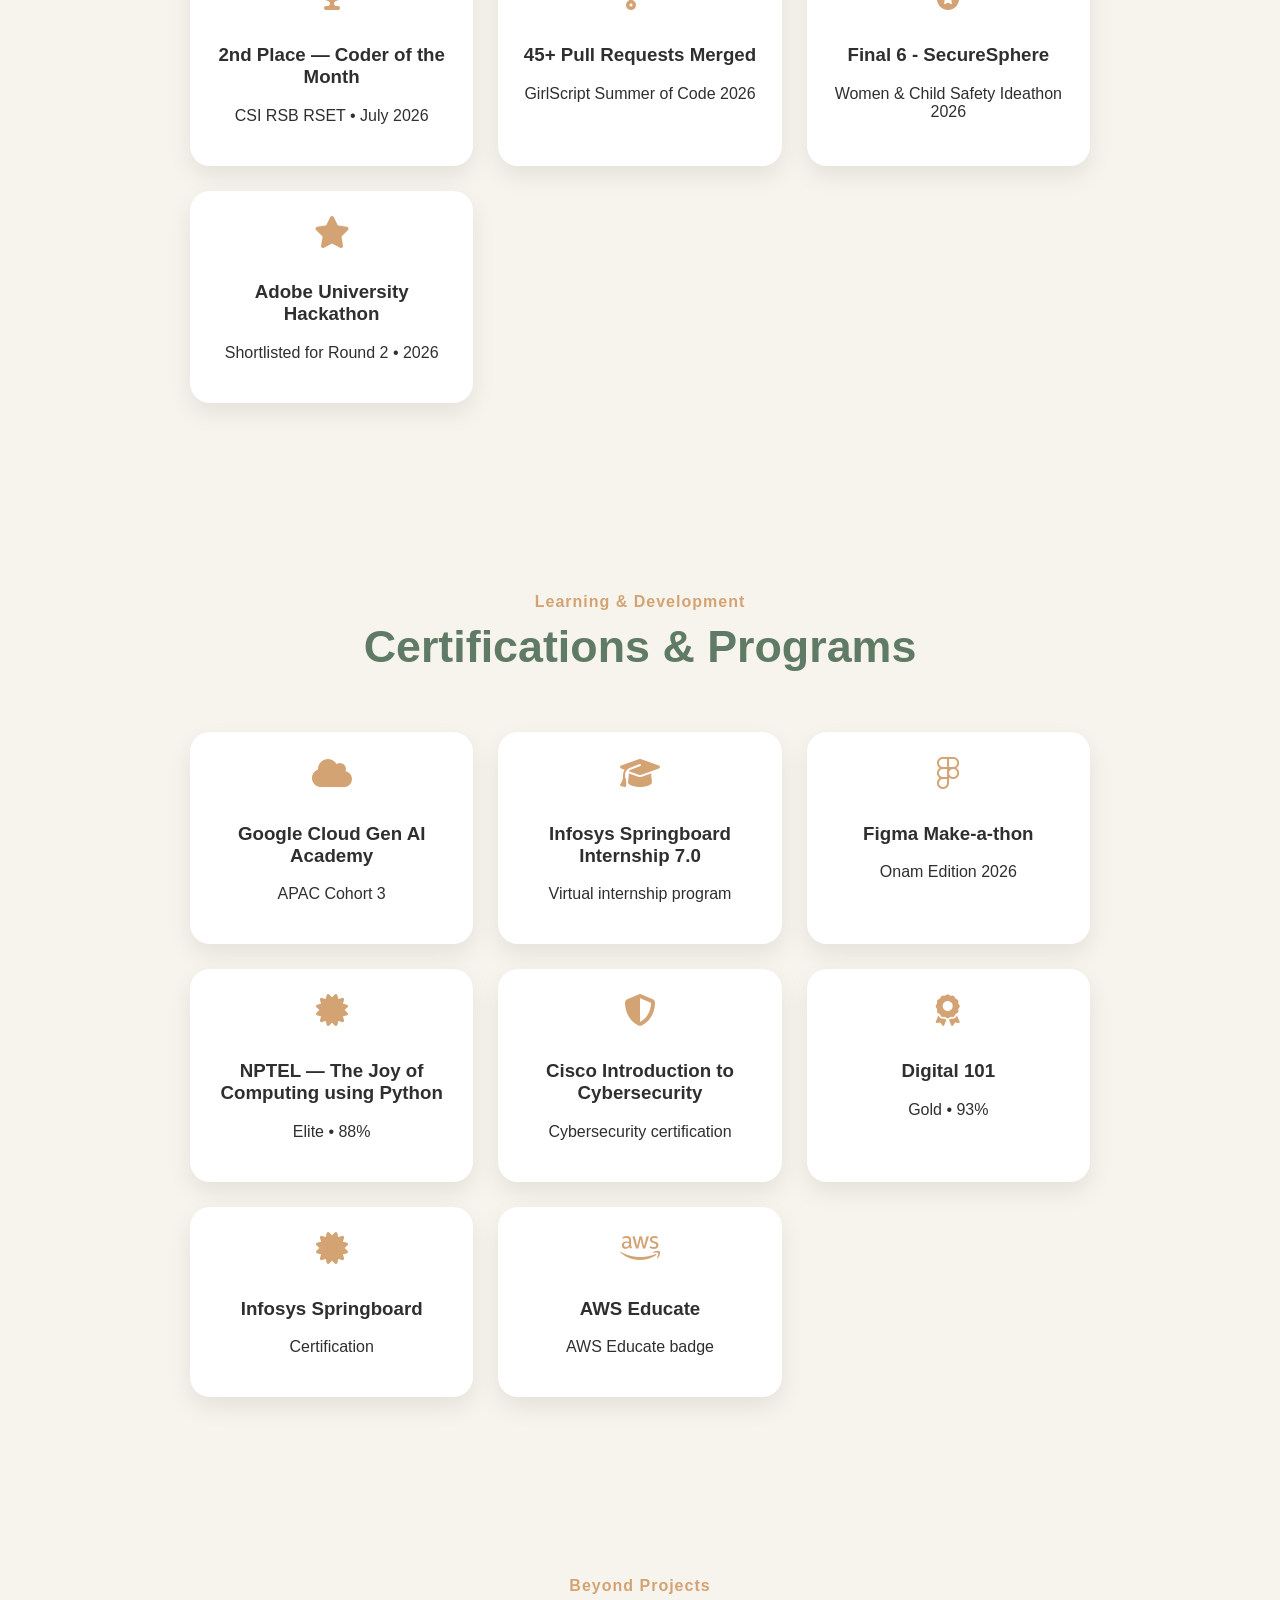
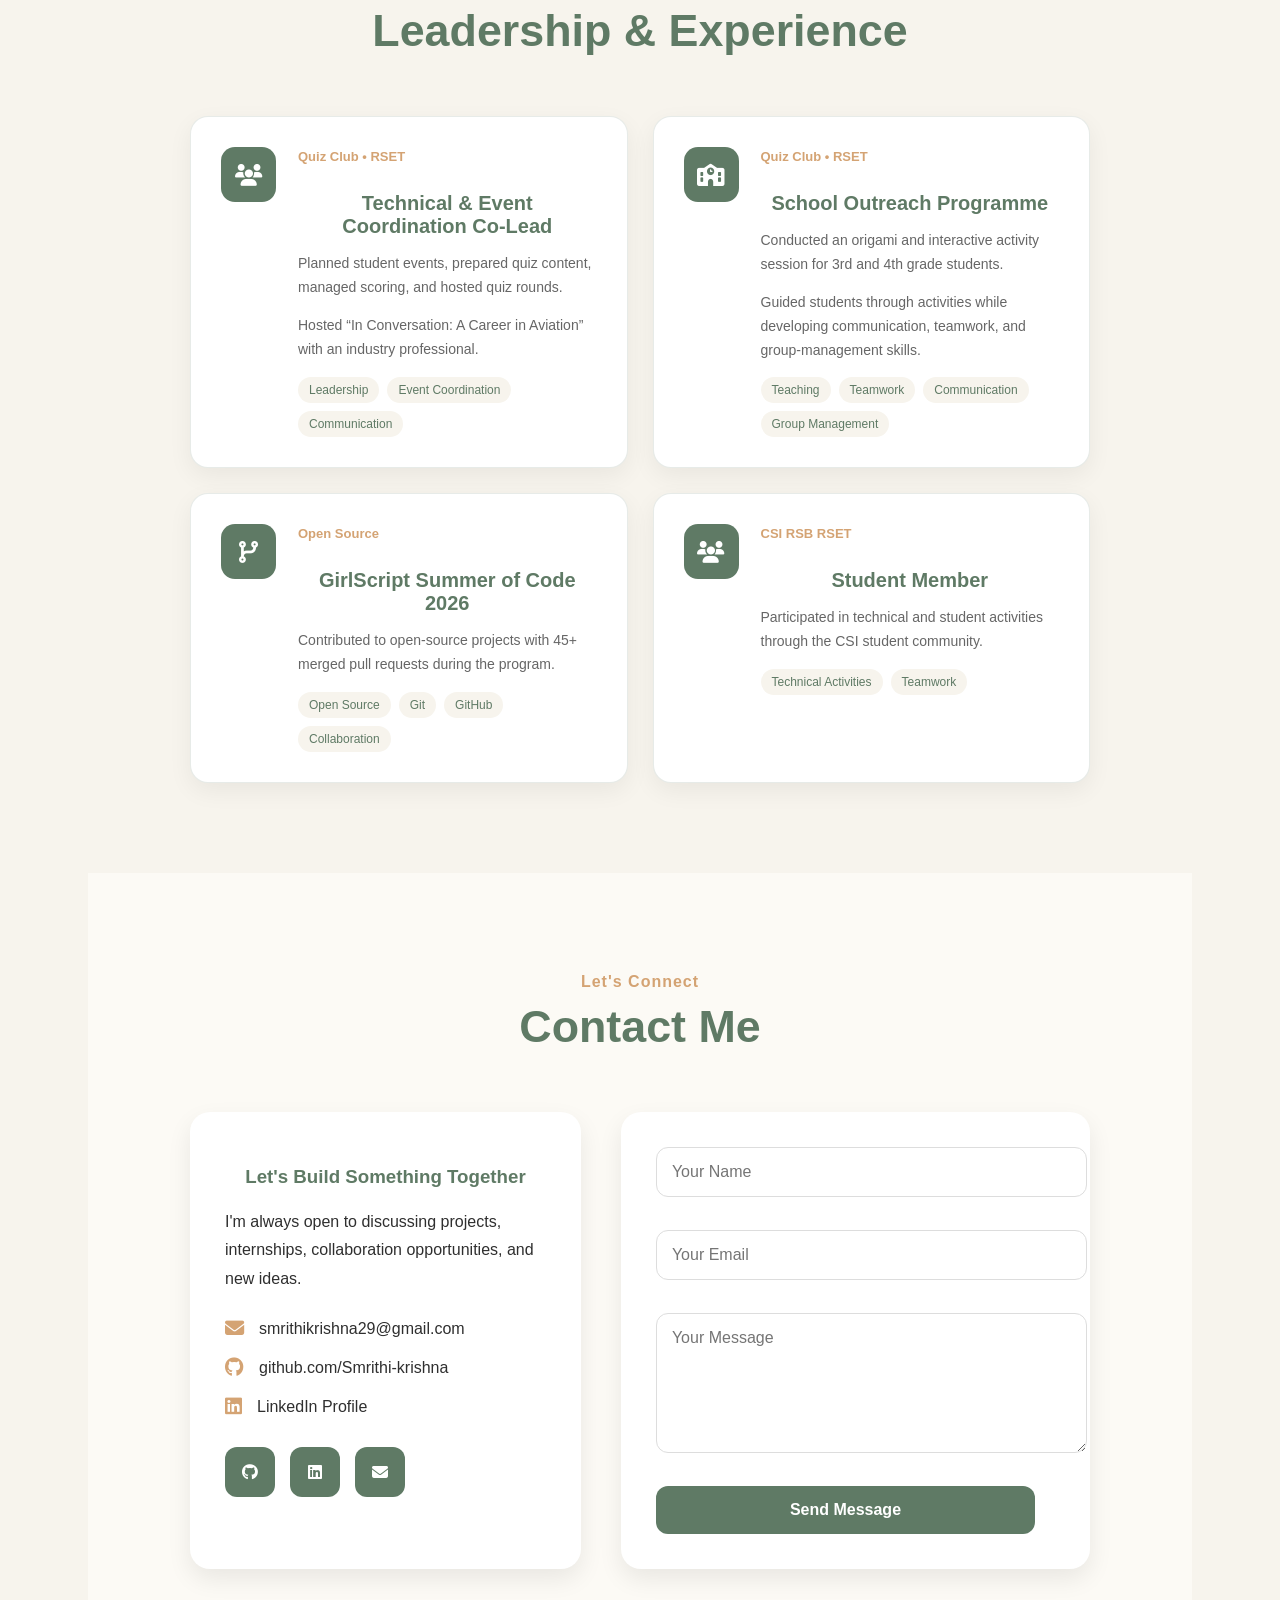
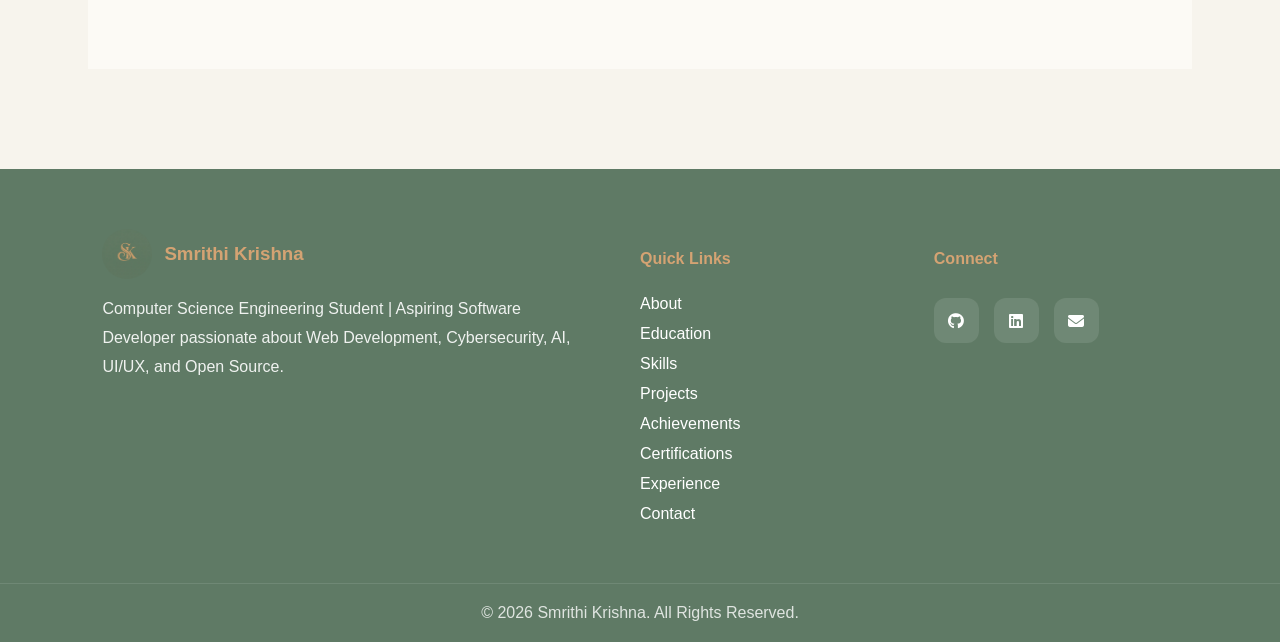
<file: index.html>
<!DOCTYPE html>
<html lang="en">

<head>

    <meta charset="UTF-8">

    <meta
        name="viewport"
        content="width=device-width, initial-scale=1.0"
    >

    <title>Smrithi Krishna | Portfolio</title>

    <link
        rel="stylesheet"
        href="style.css"
    >

    <link
        rel="stylesheet"
        href="https://cdnjs.cloudflare.com/ajax/libs/font-awesome/6.5.1/css/all.min.css"
    >

</head>


<body>


<!-- =========================================================
     HEADER / HERO
========================================================= -->

<header class="hero">

    <nav class="navbar">

        <div class="logo">

            <img
                src="logo.png"
                alt="Smrithi Krishna Logo"
            >

        </div>


        <ul class="nav-links">

            <li>
                <a href="#about-me">
                    About
                </a>
            </li>

            <li>
                <a href="#education">
                    Education
                </a>
            </li>

            <li>
                <a href="#skills">
                    Skills
                </a>
            </li>

            <li>
                <a href="#projects">
                    Projects
                </a>
            </li>

            <li>
                <a href="#achievements">
                    Achievements
                </a>
            </li>

            <li>
                <a href="#certifications">
                    Certifications
                </a>
            </li>

            <li>
                <a href="#experience">
                    Experience
                </a>
            </li>

            <li>
                <a href="#contact">
                    Contact
                </a>
            </li>

        </ul>


        <a
            href="https://drive.google.com/file/d/1i_gM64aybBhKrLEgzvncGXxlnUnVv9Ds/view?usp=drive_link"
            target="_blank"
            class="resume-btn"
        >
            Resume
        </a>


        <button
            id="theme-toggle"
            class="theme-toggle"
            aria-label="Toggle dark mode"
        >
            <i class="fa-solid fa-moon"></i>
        </button>


        <div class="menu-btn">

            <i class="fa-solid fa-bars"></i>

        </div>

    </nav>


    <!-- HERO CONTENT -->

    <div class="hero-content">

        <div class="hero-left">

            <p class="hero-tag">

                <i class="fa-solid fa-code"></i>

                Computer Science Engineering Student

            </p>


            <h1>

                Hi, I'm
                <span>Smrithi Krishna</span>

            </h1>


            <h2>

                <span id="typing"></span>

            </h2>


            <p class="hero-description">

                Computer Science Engineering Student passionate about
                Web Development, Software Development, AI, Cybersecurity,
                UI/UX, and Open Source. Building practical solutions while
                continuously learning and growing as a developer.

            </p>


            <div class="hero-buttons">

                <a
                    href="#projects"
                    class="btn-primary"
                >
                    View Projects
                </a>


                <a
                    href="https://drive.google.com/file/d/1RVijHca5Z-SXVgbJho8I0wNhLrglUve1/view?usp=drive_link"
                    target="_blank"
                    class="btn-secondary"
                >
                    View Resume
                </a>


                <a
                    href="#contact"
                    class="btn-outline"
                >
                    Contact Me
                </a>

            </div>

        </div>


        <div class="hero-right">

            <div class="image-wrapper">

                <img
                    src="Smrithi.jpg"
                    alt="Smrithi Krishna"
                >

            </div>

        </div>

    </div>

</header>



<!-- =========================================================
     ABOUT
========================================================= -->

<section id="about-me">

    <div class="section-heading">

        <span>
            Get To Know Me
        </span>

        <h2>
            About Me
        </h2>

    </div>


    <div class="about-container">


        <div class="about-left">

            <div class="about-card-main">

                <h3>
                    Who Am I?
                </h3>


                <p>

                    I'm Smrithi Krishna, a Computer Science Engineering
                    student interested in building practical solutions
                    through technology.

                </p>


                <p>

                    My interests include Web Development, Software
                    Development, UI/UX Design, Cybersecurity,
                    Artificial Intelligence, and Open Source.

                    I enjoy learning by building projects,
                    contributing to open-source communities,
                    and exploring new technologies.

                </p>


                <p>

                    Alongside technical development, I actively participate
                    in student activities, technical events, and community
                    initiatives, continuously developing my communication,
                    teamwork, teaching, and leadership skills.

                </p>

            </div>

        </div>


        <div class="about-right">


            <div class="info-card">

                <i class="fa-solid fa-graduation-cap"></i>

                <h4>
                    Education
                </h4>

                <p>
                    B.Tech Computer Science Engineering
                    <br>
                    2025 – 2029
                </p>

            </div>


            <div class="info-card">

                <i class="fa-solid fa-laptop-code"></i>

                <h4>
                    Interests
                </h4>

                <p>
                    Web Development, Software Development & AI
                </p>

            </div>


            <div class="info-card">

                <i class="fa-solid fa-pen-ruler"></i>

                <h4>
                    Design
                </h4>

                <p>
                    UI/UX Design, Figma & Brand Identity
                </p>

            </div>


            <div class="info-card">

                <i class="fa-solid fa-shield-halved"></i>

                <h4>
                    Cybersecurity
                </h4>

                <p>
                    Cybersecurity & Security Fundamentals
                </p>

            </div>


            <div class="info-card">

                <i class="fa-solid fa-handshake"></i>

                <h4>
                    Opportunities
                </h4>

                <p>
                    Open to Collaboration & Learning Opportunities
                </p>

            </div>


            <div class="info-card">

                <i class="fa-solid fa-rocket"></i>

                <h4>
                    Career Goal
                </h4>

                <p>
                    Aspiring Software Developer
                </p>

            </div>

        </div>

    </div>

</section>



<!-- =========================================================
     EDUCATION
========================================================= -->

<section id="education">

    <div class="section-heading">

        <span>
            Academic Journey
        </span>

        <h2>
            Education
        </h2>

    </div>


    <div class="timeline">


        <!-- BTECH -->

        <div class="timeline-item">

            <div class="timeline-dot"></div>


            <div class="timeline-content">

                <span class="timeline-year">
                    2025 - 2029
                </span>


                <h3>
                    B.Tech in Computer Science Engineering
                </h3>


                <h4>
                    Rajagiri School of Engineering and Technology
                </h4>


                <p>

                    Pursuing Bachelor's degree in Computer Science
                    Engineering with a strong focus on software
                    development, problem-solving, and emerging
                    technologies.

                </p>


                <div class="timeline-badge">

                    SGPA: 9.36

                </div>

            </div>

        </div>


        <!-- HIGHER SECONDARY -->

        <div class="timeline-item">

            <div class="timeline-dot"></div>


            <div class="timeline-content">

                <span class="timeline-year">
                    2023 - 2025
                </span>


                <h3>
                    Higher Secondary Education
                </h3>


                <h4>
                    Sree Narayana Higher Secondary School, Okkal
                </h4>


                <p>

                    Completed Higher Secondary Education with
                    excellent academic performance and a strong
                    foundation in science.

                </p>


                <div class="timeline-badge">

                    99.4%

                </div>

            </div>

        </div>


        <!-- SECONDARY -->

        <div class="timeline-item">

            <div class="timeline-dot"></div>


            <div class="timeline-content">

                <span class="timeline-year">
                    2011 - 2023
                </span>


                <h3>
                    Secondary Education
                </h3>


                <h4>
                    Amrita Vidyalayam
                </h4>


                <p>

                    Built strong academic fundamentals and developed
                    curiosity towards technology and innovation.

                </p>


                <div class="timeline-badge">

                    91.4%

                </div>

            </div>

        </div>

    </div>

</section>



<!-- =========================================================
     SKILLS
========================================================= -->

<section id="skills">

    <div class="section-heading">

        <span>
            My Expertise
        </span>

        <h2>
            Skills & Technologies
        </h2>

    </div>


    <div class="skills-grid">


        <!-- PROGRAMMING -->

        <div class="skill-card">

            <div class="skill-icon">

                <i class="fa-solid fa-code"></i>

            </div>


            <h3>
                Programming Languages
            </h3>


            <div class="skill-item">

                <span>
                    C
                </span>

                <div class="progress">

                    <div
                        class="progress-bar"
                        style="width:85%"
                    ></div>

                </div>

            </div>


            <div class="skill-item">

                <span>
                    Python
                </span>

                <div class="progress">

                    <div
                        class="progress-bar"
                        style="width:60%"
                    ></div>

                </div>

            </div>

             <div class="skill-item">

                <span>
                    Java
                </span>

                <div class="progress">

                    <div
                        class="progress-bar"
                        style="width:70%"
                    ></div>

                </div>

            </div>

        </div>



        <!-- WEB DEVELOPMENT -->

        <div class="skill-card">

            <div class="skill-icon">

                <i class="fa-solid fa-globe"></i>

            </div>


            <h3>
                Web Development
            </h3>


            <div class="skill-item">

                <span>
                    HTML
                </span>

                <div class="progress">

                    <div
                        class="progress-bar"
                        style="width:90%"
                    ></div>

                </div>

            </div>


            <div class="skill-item">

                <span>
                    CSS
                </span>

                <div class="progress">

                    <div
                        class="progress-bar"
                        style="width:85%"
                    ></div>

                </div>

            </div>


            <div class="skill-item">

                <span>
                    JavaScript
                </span>

                <div class="progress">

                    <div
                        class="progress-bar"
                        style="width:40%"
                    ></div>

                </div>

            </div>

        </div>



        <!-- UI UX -->

        <div class="skill-card">

            <div class="skill-icon">

                <i class="fa-brands fa-figma"></i>

            </div>


            <h3>
                UI/UX Design
            </h3>


            <div class="skill-tags">

                <span>
                    Figma
                </span>

                <span>
                    UI Design
                </span>

                <span>
                    UX Design
                </span>

                <span>
                    Wireframing
                </span>

                <span>
                    Auto Layout
                </span>

            </div>

        </div>



        <!-- TOOLS -->

        <div class="skill-card">

            <div class="skill-icon">

                <i class="fa-solid fa-screwdriver-wrench"></i>

            </div>


            <h3>
                Tools & Technologies
            </h3>


            <div class="skill-tags">

                <span>
                    Git
                </span>

                <span>
                    GitHub
                </span>

                <span>
                    VS Code
                </span>

                <span>
                    Linux
                </span>

                <span>
                    Vercel
                </span>

                <span>
                    Canva
                </span>

            </div>

        </div>



        <!-- CYBERSECURITY -->

        <div class="skill-card">

            <div class="skill-icon">

                <i class="fa-solid fa-shield-halved"></i>

            </div>


            <h3>
                Cybersecurity
            </h3>


            <div class="skill-tags">

                <span>
                    Cybersecurity
                </span>

                <span>
                    Linux
                </span>

                <span>
                    Network Security
                </span>

                <span>
                    Security Fundamentals
                </span>

            </div>

        </div>



        <!-- AI -->

        <div class="skill-card">

            <div class="skill-icon">

                <i class="fa-solid fa-brain"></i>

            </div>


            <h3>
                AI & Open Source
            </h3>


            <div class="skill-tags">

                <span>
                    Artificial Intelligence
                </span>

                <span>
                    Generative AI
                </span>

                <span>
                    Open Source
                </span>

                <span>
                    GitHub
                </span>

            </div>

        </div>

    </div>

</section>



<!-- =========================================================
     PROJECTS
========================================================= -->

<section id="projects">

    <div class="section-heading">

        <span>
            My Work
        </span>

        <h2>
            Featured Projects
        </h2>

    </div>


    <!-- PROJECT FILTER -->

    <div class="project-filter">


        <button
            class="filter-btn active"
            data-filter="all"
        >
            All
        </button>


        <button
            class="filter-btn"
            data-filter="web"
        >

            <i class="fa-solid fa-code"></i>

            Web Development

        </button>


        <button
            class="filter-btn"
            data-filter="uiux"
        >

            <i class="fa-brands fa-figma"></i>

            Design

        </button>


        <button
            class="filter-btn"
            data-filter="cyber"
        >

            <i class="fa-solid fa-shield-halved"></i>

            Cybersecurity

        </button>

    </div>



    <!-- FEATURED PROJECT -->

    <div class="featured-project web">

        <div class="featured-image">

            <img
                src="YarnBloom.png"
                alt="YarnBloom Website"
            >

        </div>


        <div class="featured-content">

            <span class="featured-tag">
                Latest Project
            </span>


            <h3>
                YarnBloom – Crochet Learning & Shopping Website
            </h3>


            <p>

                YarnBloom is a responsive crochet learning and
                shopping platform designed for crochet enthusiasts.
                It features beginner, intermediate, and advanced
                pattern libraries, interactive step-by-step popup
                tutorials, a crochet essentials shop with cart and
                wishlist functionality, search and filtering options,
                and a modern user-friendly interface.

            </p>


            <div class="tech-stack">

                <span>
                    HTML5
                </span>

                <span>
                    CSS3
                </span>

                <span>
                    JavaScript
                </span>

            </div>


            <div class="project-buttons">

                <a
                    href="https://github.com/Smrithi-krishna/YarnBloom.git"
                    target="_blank"
                >

                    <i class="fa-brands fa-github"></i>

                    GitHub

                </a>


                <a
                    href="https://smrithi-krishna.github.io/YarnBloom/"
                    target="_blank"
                >

                    <i class="fa-solid fa-arrow-up-right-from-square"></i>

                    Live Demo

                </a>

            </div>

        </div>

    </div>



    <!-- OTHER PROJECTS -->

    <div class="projects-grid">


        <!-- PORTFOLIO -->

        <div class="project-card web">

            <div class="project-top">

                <i class="fa-solid fa-laptop-code"></i>

            </div>


            <h3>
                Portfolio Website
            </h3>


            <p>

                A responsive personal portfolio website showcasing
                my education, skills, projects, achievements,
                certifications, and professional journey.

            </p>


            <div class="tech-stack">

                <span>
                    HTML5
                </span>

                <span>
                    CSS3
                </span>

                <span>
                    JavaScript
                </span>

            </div>


            <div class="project-links">

                <a
                    href="https://github.com/Smrithi-krishna/Portfolio.git"
                    target="_blank"
                >
                    GitHub
                </a>


                <a
                    href="https://smrithi-krishna.github.io/Portfolio/"
                    target="_blank"
                >
                    Demo
                </a>

            </div>

        </div>



        <!-- STUDENT PORTAL -->

        <div class="project-card uiux">

            <div class="project-top">

                <i class="fa-brands fa-figma"></i>

            </div>


            <h3>
                Student Portal Dashboard UI/UX Redesign
            </h3>


            <p>

                A modern redesign of a student dashboard focused
                on improving usability, navigation, and visual hierarchy.

            </p>


            <div class="tech-stack">

                <span>
                    Figma
                </span>

                <span>
                    UI Design
                </span>

                <span>
                    UX Design
                </span>

            </div>


            <div class="project-links">

                <a
                    href="https://www.figma.com/design/5Dy0A7JZrqWn69nh9pp97A/Untitled?node-id=0-1&t=dZjgKyLij64t7teQ-1"
                    target="_blank"
                >
                    View Design
                </a>


                <a
                    href="figma/figma.html"
                >
                    Case Study
                </a>

            </div>

        </div>



        <!-- PORTFOLIO LOGO -->

        <div class="project-card uiux">

            <img
                src="logo.png"
                alt="Portfolio Logo"
                class="project-image"
            >


            <h3>
                Portfolio Logo Design
            </h3>


            <p>

                Designed a minimalist personal logo reflecting
                my identity and portfolio visual style.

            </p>


            <div class="tech-stack">

                <span>
                    Figma
                </span>

                <span>
                    Logo Design
                </span>

                <span>
                    Brand Identity
                </span>

            </div>


            <div class="project-links">

                <a
                    href="logo.png"
                    target="_blank"
                >
                    View Logo
                </a>

            </div>

        </div>



        <!-- YARNBLOOM LOGO -->

        <div class="project-card uiux">

            <img
                src="YarnBloom.png"
                alt="YarnBloom Logo"
                class="project-image"
            >


            <h3>
                YarnBloom Logo Design
            </h3>


            <p>

                Created a warm and modern logo for YarnBloom,
                reflecting creativity and handmade craftsmanship.

            </p>


            <div class="tech-stack">

                <span>
                    Figma
                </span>

                <span>
                    Logo Design
                </span>

                <span>
                    Brand Identity
                </span>

            </div>


            <div class="project-links">

                <a
                    href="YarnBloom.png"
                    target="_blank"
                >
                    View Logo
                </a>

            </div>

        </div>



        <!-- NULLBUGS -->

        <div class="project-card web">

            <div class="project-top">

                <i class="fa-solid fa-laptop-code"></i>

            </div>


            <h3>
                Nullbugs Internship Task
            </h3>


            <p>

                Completed a development task during a Nullbugs
                internship, gaining hands-on experience in
                software development.

            </p>


            <div class="tech-stack">

                <span>
                    HTML
                </span>

                <span>
                    CSS
                </span>

                <span>
                    JavaScript
                </span>

            </div>


            <div class="project-links">

                <a
                    href="https://github.com/Smrithi-krishna/nullbugs.git"
                    target="_blank"
                >
                    GitHub
                </a>


                <a
                    href="https://smrithi-krishna.github.io/nullbugs/"
                    target="_blank"
                >
                    Demo
                </a>

            </div>

        </div>



        <!-- BODMAS -->

        <div class="project-card web">

            <div class="project-top">

                <i class="fa-solid fa-code"></i>

            </div>


            <h3>
                BODMAS Game
            </h3>


            <p>

                An educational math game designed to help users
                practice BODMAS operations through interactive
                challenges.

            </p>


            <div class="tech-stack">

                <span>
                    HTML
                </span>

                <span>
                    CSS
                </span>

                <span>
                    JavaScript
                </span>

            </div>


            <div class="project-links">

                <a
                    href="https://github.com/Smrithi-krishna/bodmas.git"
                    target="_blank"
                >
                    GitHub
                </a>


                <a
                    href="https://smrithi-krishna.github.io/bodmas/"
                    target="_blank"
                >
                    Demo
                </a>

            </div>

        </div>



        <!-- CALCULATOR -->

        <div class="project-card web">

            <div class="project-top">

                <i class="fa-solid fa-calculator"></i>

            </div>


            <h3>
                Basic Calculator
            </h3>


            <p>

                A responsive calculator capable of performing
                basic arithmetic operations with a clean interface.

            </p>


            <div class="tech-stack">

                <span>
                    HTML
                </span>

                <span>
                    CSS
                </span>

                <span>
                    JavaScript
                </span>

            </div>


            <div class="project-links">

                <a
                    href="https://github.com/Smrithi-krishna/basic_calculator.git"
                    target="_blank"
                >
                    GitHub
                </a>


                <a
                    href="https://smrithi-krishna.github.io/basic_calculator/"
                    target="_blank"
                >
                    Demo
                </a>

            </div>

        </div>

    </div>

</section>



<!-- =========================================================
     ACHIEVEMENTS
========================================================= -->

<section id="achievements">

    <div class="section-heading">

        <span>
            Recognition
        </span>

        <h2>
            Achievements
        </h2>

    </div>


    <div class="highlights-grid">


        <!-- CODER OF THE MONTH -->

        <div class="highlight-card achievement">

            <i class="fa-solid fa-trophy"></i>

            <h3>
                2nd Place — Coder of the Month
            </h3>

            <p>
                CSI RSB RSET • July 2026
            </p>

        </div>


        <!-- GSSOC -->

        <div class="highlight-card achievement">

            <i class="fa-solid fa-code-branch"></i>

            <h3>
                45+ Pull Requests Merged
            </h3>

            <p>
                GirlScript Summer of Code 2026
            </p>

        </div>


        <!-- SECURESPHERE -->

        <div class="highlight-card achievement">

            <i class="fa-solid fa-medal"></i>

            <h3>
                Final 6 - SecureSphere
            </h3>

            <p>
                Women & Child Safety Ideathon 2026
            </p>

        </div>


        <!-- ADOBE -->

        <div class="highlight-card achievement">

            <i class="fa-solid fa-star"></i>

            <h3>
                Adobe University Hackathon
            </h3>

            <p>
                Shortlisted for Round 2 • 2026
            </p>

        </div>

    </div>

</section>



<!-- =========================================================
     CERTIFICATIONS
========================================================= -->

<section id="certifications">

    <div class="section-heading">

        <span>
            Learning & Development
        </span>

        <h2>
            Certifications & Programs
        </h2>

    </div>


    <div class="highlights-grid">


        <!-- GOOGLE CLOUD -->

        <div class="highlight-card program">

            <i class="fa-solid fa-cloud"></i>

            <h3>
                Google Cloud Gen AI Academy
            </h3>

            <p>
                APAC Cohort 3
            </p>

        </div>


        <!-- INFOSYS -->

        <div class="highlight-card program">

            <i class="fa-solid fa-graduation-cap"></i>

            <h3>
                Infosys Springboard Internship 7.0
            </h3>

            <p>
                Virtual internship program
            </p>

        </div>


        <!-- FIGMA -->

        <div class="highlight-card program">

            <i class="fa-brands fa-figma"></i>

            <h3>
                Figma Make-a-thon
            </h3>

            <p>
                Onam Edition 2026
            </p>

        </div>


        <!-- NPTEL -->

        <div class="highlight-card certification">

            <i class="fa-solid fa-certificate"></i>

            <h3>
                NPTEL — The Joy of Computing using Python
            </h3>

            <p>
                Elite • 88%
            </p>

        </div>


        <!-- CISCO -->

        <div class="highlight-card certification">

            <i class="fa-solid fa-shield-halved"></i>

            <h3>
                Cisco Introduction to Cybersecurity
            </h3>

            <p>
                Cybersecurity certification
            </p>

        </div>


        <!-- DIGITAL 101 -->

        <div class="highlight-card certification">

            <i class="fa-solid fa-award"></i>

            <h3>
                Digital 101
            </h3>

            <p>
                Gold • 93%
            </p>

        </div>


        <!-- INFOSYS CERTIFICATION -->

        <div class="highlight-card certification">

            <i class="fa-solid fa-certificate"></i>

            <h3>
                Infosys Springboard
            </h3>

            <p>
                Certification
            </p>

        </div>


        <!-- AWS -->

        <div class="highlight-card certification">

            <i class="fa-brands fa-aws"></i>

            <h3>
                AWS Educate
            </h3>

            <p>
                AWS Educate badge
            </p>

        </div>

    </div>

</section>



<!-- =========================================================
     LEADERSHIP & EXPERIENCE
========================================================= -->

<section id="experience">

    <div class="section-heading">

        <span>
            Beyond Projects
        </span>

        <h2>
            Leadership & Experience
        </h2>

    </div>


    <div class="experience-grid">


        <!-- QUIZ CLUB -->

        <div class="experience-card">

            <div class="experience-icon">
                <i class="fa-solid fa-users"></i>
            </div>

            <div class="experience-content">

                <span class="experience-tag">
                    Quiz Club • RSET
                </span>

                <h3>
                    Technical & Event Coordination Co-Lead
                </h3>

                <p>
                    Planned student events, prepared quiz content,
                    managed scoring, and hosted quiz rounds.
                </p>

                <p>
                    Hosted “In Conversation: A Career in Aviation”
                    with an industry professional.
                </p>

                <div class="experience-tags">

                    <span>Leadership</span>
                    <span>Event Coordination</span>
                    <span>Communication</span>

                </div>

            </div>

        </div>


        <!-- SCHOOL OUTREACH -->

        <div class="experience-card">

            <div class="experience-icon">
                <i class="fa-solid fa-school"></i>
            </div>

            <div class="experience-content">

                <span class="experience-tag">
                    Quiz Club • RSET
                </span>

                <h3>
                    School Outreach Programme
                </h3>

                <p>
                    Conducted an origami and interactive activity
                    session for 3rd and 4th grade students.
                </p>

                <p>
                    Guided students through activities while developing
                    communication, teamwork, and group-management skills.
                </p>

                <div class="experience-tags">

                    <span>Teaching</span>
                    <span>Teamwork</span>
                    <span>Communication</span>
                    <span>Group Management</span>

                </div>

            </div>

        </div>


        <!-- OPEN SOURCE -->

        <div class="experience-card">

            <div class="experience-icon">
                <i class="fa-solid fa-code-branch"></i>
            </div>

            <div class="experience-content">

                <span class="experience-tag">
                    Open Source
                </span>

                <h3>
                    GirlScript Summer of Code 2026
                </h3>

                <p>
                    Contributed to open-source projects with
                    45+ merged pull requests during the program.
                </p>

                <div class="experience-tags">

                    <span>Open Source</span>
                    <span>Git</span>
                    <span>GitHub</span>
                    <span>Collaboration</span>

                </div>

            </div>

        </div>


        <!-- CSI -->

        <div class="experience-card">

            <div class="experience-icon">
                <i class="fa-solid fa-users"></i>
            </div>

            <div class="experience-content">

                <span class="experience-tag">
                    CSI RSB RSET
                </span>

                <h3>
                    Student Member
                </h3>

                <p>
                    Participated in technical and student activities
                    through the CSI student community.
                </p>

                <div class="experience-tags">

                    <span>Technical Activities</span>
                    <span>Teamwork</span>

                </div>

            </div>

        </div>

    </div>

</section>



<!-- =========================================================
     CONTACT
========================================================= -->

<section id="contact">

    <div class="section-heading">

        <span>
            Let's Connect
        </span>

        <h2>
            Contact Me
        </h2>

    </div>


    <div class="contact-container">


        <!-- CONTACT INFORMATION -->

        <div class="contact-info">

            <h3>
                Let's Build Something Together
            </h3>


            <p>

                I'm always open to discussing projects,
                internships, collaboration opportunities,
                and new ideas.

            </p>


            <div class="contact-item">

                <i class="fa-solid fa-envelope"></i>

                <span>
                    smrithikrishna29@gmail.com
                </span>

            </div>


            <div class="contact-item">

                <i class="fa-brands fa-github"></i>

                <span>
                    github.com/Smrithi-krishna
                </span>

            </div>


            <div class="contact-item">

                <i class="fa-brands fa-linkedin"></i>

                <span>
                    LinkedIn Profile
                </span>

            </div>


            <div class="social-icons">


                <a
                    href="https://github.com/Smrithi-krishna"
                    target="_blank"
                    aria-label="GitHub"
                >

                    <i class="fa-brands fa-github"></i>

                </a>


                <a
                    href="https://www.linkedin.com/in/smrithi-krishna-741a37374/"
                    target="_blank"
                    aria-label="LinkedIn"
                >

                    <i class="fa-brands fa-linkedin"></i>

                </a>


                <a
                    href="mailto:smrithikrishna29@gmail.com"
                    aria-label="Email"
                >

                    <i class="fa-solid fa-envelope"></i>

                </a>

            </div>

        </div>



        <!-- CONTACT FORM -->

        <div class="contact-form-card">

            <form
                action="https://api.web3forms.com/submit"
                method="POST"
                id="contactForm"
            >


                <input
                    type="hidden"
                    name="access_key"
                    value="64b8e744-a747-41b3-a62b-e8c4130444ab"
                >


                <input
                    type="text"
                    name="name"
                    placeholder="Your Name"
                    required
                >


                <input
                    type="email"
                    name="email"
                    placeholder="Your Email"
                    required
                >


                <textarea
                    name="message"
                    rows="6"
                    placeholder="Your Message"
                    required
                ></textarea>


                <button type="submit">
                    Send Message
                </button>


                <p id="success-message">
                    Message sent successfully!
                </p>

            </form>

        </div>

    </div>

</section>



<!-- =========================================================
     FOOTER
========================================================= -->

<footer class="footer">
    <div class="footer-container">
        <!-- BRAND -->

        <div class="footer-brand">
            <div class="footer-logo">
                <img
                    src="logo.png"
                    alt="Smrithi Krishna Logo"
                >
                <h3>
                    Smrithi Krishna
                </h3>
            </div>
            <p>
                Computer Science Engineering Student |
                Aspiring Software Developer passionate about
                Web Development, Cybersecurity, AI, UI/UX,
                and Open Source.
            </p>
        </div>

        <!-- FOOTER LINKS -->
        <div class="footer-links">
            <h4>
                Quick Links
            </h4>
            <a href="#about-me">
                About
            </a>

            <a href="#education">
                Education
            </a>

            <a href="#skills">
                Skills
            </a>

            <a href="#projects">
                Projects
            </a>

            <a href="#achievements">
                Achievements
            </a>

            <a href="#certifications">
                Certifications
            </a>

            <a href="#experience">
                Experience
            </a>

            <a href="#contact">
                Contact
            </a>

        </div>

        <!-- SOCIAL -->

        <div class="footer-social">

            <h4>
                Connect
            </h4>

            <div class="social-icons">
                <a
                    href="https://github.com/Smrithi-krishna"
                    target="_blank"
                    aria-label="GitHub"
                >
                    <i class="fa-brands fa-github"></i>

                </a>

                <a
                    href="https://www.linkedin.com/in/smrithi-krishna-741a37374/"
                    target="_blank"
                    aria-label="LinkedIn"
                >

                    <i class="fa-brands fa-linkedin"></i>

                </a>


                <a
                    href="mailto:smrithikrishna29@gmail.com"
                    aria-label="Email"
                >

                    <i class="fa-solid fa-envelope"></i>

                </a>

            </div>

        </div>

    </div>


    <div class="footer-bottom">

        <p>
            © 2026 Smrithi Krishna. All Rights Reserved.
        </p>

    </div>

</footer>



<!-- =========================================================
     BACK TO TOP
========================================================= -->

<button
    id="backToTop"
    aria-label="Back to top"
>
    <i class="fa-solid fa-arrow-up"></i>
</button>

<!-- JAVASCRIPT -->

<script src="style.js"></script>
</body>
</html>
</file>
<file: style.css>
.hero {
    min-height: 100vh;
    background: linear-gradient(
        135deg,
        #3f5744 0%,
        #5F7A65 50%,
        #718c77 100%
    );
    color: white;
    display: flex;
    flex-direction: column;
    justify-content: center;
    position: relative;
    overflow: hidden;
}

.hero::before {
    content: "";
    position: absolute;
    width: 500px;
    height: 500px;
    background: rgba(212,163,115,0.15);
    border-radius: 50%;
    top: -150px;
    right: -100px;
    filter: blur(80px);
}

.hero::after {
    content: "";
    position: absolute;
    width: 400px;
    height: 400px;
    background: rgba(255,255,255,0.08);
    border-radius: 50%;
    bottom: -150px;
    left: -100px;
    filter: blur(80px);
}

.hero-content {
    width: 90%;
    max-width: 1300px;
    margin: auto;
    display: flex;
    align-items: center;
    justify-content: space-between;
    gap: 60px;
    z-index: 2;
}

.hero-left {
    flex: 1;
}

.hero-tag {
    display: inline-block;
    padding: 10px 18px;
    background: rgba(255,255,255,0.15);
    border: 1px solid rgba(255,255,255,0.2);
    border-radius: 30px;
    margin-bottom: 25px;
    backdrop-filter: blur(10px);
}

.hero h1 {
    font-size: 4rem;
    margin-bottom: 10px;
    line-height: 1.1;
}

.hero h1 span {
    color: #D4A373;
}

.hero h2 {
    color: #F7F4ED;
    min-height: 40px;
    margin-bottom: 20px;
}

.hero-description {
    max-width: 650px;
    font-size: 1.1rem;
    line-height: 1.8;
    color: rgba(255,255,255,0.85);
}

.hero-buttons {
    margin-top: 35px;
    display: flex;
    gap: 15px;
    flex-wrap: wrap;
}

.btn-primary,
.btn-secondary,
.btn-outline {
    padding: 14px 26px;
    border-radius: 10px;
    text-decoration: none;
    font-weight: 600;
    transition: 0.3s;
}

.btn-primary {
    background: #D4A373;
    color: white;
}

.btn-primary:hover {
    transform: translateY(-4px);
}

.btn-secondary {
    background: white;
    color: #5F7A65;
}

.btn-secondary:hover {
    transform: translateY(-4px);
}

.btn-outline {
    border: 2px solid white;
    color: white;
}

.btn-outline:hover {
    background: white;
    color: #5F7A65;
}

.hero-right {
    flex: 0.8;
    display: flex;
    justify-content: center;
}

.image-wrapper {
    width: 350px;
    height: 350px;
    border-radius: 50%;
    padding: 8px;
    background: linear-gradient(
        135deg,
        #D4A373,
        white
    );
    animation: float 4s ease-in-out infinite;
}

.image-wrapper img {
    width: 100%;
    height: 100%;
    border-radius: 50%;
    object-fit: cover;
}

@keyframes float {
    0%,100%{
        transform: translateY(0);
    }
    50%{
        transform: translateY(-12px);
    }
}

@media(max-width:900px){

    .hero-content{
        flex-direction: column-reverse;
        text-align: center;
        padding-top: 120px;
    }

    .hero h1{
        font-size: 2.8rem;
    }

    .image-wrapper{
        width: 250px;
        height: 250px;
    }

    .hero-buttons{
        justify-content: center;
    }
}



body {
    font-family: 'Outfit', sans-serif;
    margin: 0;
    background: #F7F4ED;
    color: #2F2F2F;
}

header {
    background: #5F7A65;
    color: white;
    padding: 60px 80px; 
    display: flex; 
    align-items: center;       
    justify-content: space-between; 
    gap: 40px;                 
}

header h1 {
    font-size: 45px;
    margin: 0 0 10px 0; 
    text-align: left;
}

header p {
    font-size: 18px;
    margin: 0;
    text-align: left;
    opacity: 0.9; 
}

.profile-img {
    width: 320px; 
    height: 320px;
    border-radius: 50%;       
    object-fit: cover;        
    object-position: center;  
    border: 4px solid #D4A373; 
    flex-shrink: 0; 
}
    

section {
    padding: 60px 20px;
    max-width: 900px;
    margin: auto;
}

.card {
    background: #FFFFFF;
    padding: 20px;
    border-radius: 10px;
    margin-top: 10px;
    border-left: 4px solid #D4A373;
    box-shadow: 0 4px 12px rgba(0, 0, 0, 0.08);
}


.navbar{
    position: fixed;
    top: 20px;
    left: 50%;
    transform: translateX(-50%);

    width: 90%;
    max-width: 1200px;

    display: flex;
    justify-content: space-between;
    align-items: center;

    padding: 15px 25px;

    background: rgba(95,122,101,0.9);
    backdrop-filter: blur(15px);

    border-radius: 16px;

    z-index: 1000;

    transition: all 0.3s ease;
}

.navbar.scrolled{
    background: white;
    box-shadow: 0 10px 25px rgba(0,0,0,0.1);
}

.navbar.scrolled .nav-links a{
    color: black;
}

/*.navbar.scrolled .logo span{
    color: #5F7A65;
}*/

.navbar.scrolled .theme-toggle{
    color: #2F2F2F;
}

/*.logo span{
    color: #D4A373;
    font-size: 1.4rem;
    font-weight: 700;
}*/

.nav-links{
    display: flex;
    gap: 30px;
    list-style: none;
    margin: 0;
    padding: 0;
}

.nav-links a{
    color: white;
    text-decoration: none;
    font-weight: 500;
    transition: 0.3s;
    position: relative;
}

.nav-links a::after{
    content: "";
    position: absolute;
    left: 0;
    bottom: -5px;

    width: 0;
    height: 2px;

    background: #D4A373;
    transition: 0.3s;
}

.nav-links a:hover::after{
    width: 100%;
}

.resume-btn{
    background: #D4A373;
    color: white;
    text-decoration: none;
    padding: 10px 18px;
    border-radius: 10px;
    font-weight: 600;
    transition: 0.3s;
}

.resume-btn:hover{
    transform: translateY(-3px);
    background: #be8c5c;
}

.menu-btn{
    display: none;
    color: white;
    font-size: 1.5rem;
    cursor: pointer;
}

.nav-links a.active{
    color: #D4A373;
}

#education{
    padding: 100px 8%;
    background: #fcfaf5;
}

.timeline{
    position: relative;
    max-width: 900px;
    margin: 60px auto;
}

.timeline::before{
    content: "";
    position: absolute;
    left: 50%;
    top: 0;
    width: 4px;
    height: 100%;
    background: #D4A373;
    transform: translateX(-50%);
}

.timeline-item{
    position: relative;
    width: 50%;
    padding: 20px 40px;
    box-sizing: border-box;
}

.timeline-item:nth-child(odd){
    left: 0;
    text-align: right;
}

.timeline-item:nth-child(even){
    left: 50%;
}

.timeline-dot{
    position: absolute;
    top: 35px;
    width: 18px;
    height: 18px;
    background: #5F7A65;
    border: 4px solid #D4A373;
    border-radius: 50%;
    z-index: 2;
}

.timeline-item:nth-child(odd) .timeline-dot{
    right: -13px;
}

.timeline-item:nth-child(even) .timeline-dot{
    left: -13px;
}

.timeline-content{
    background: white;
    padding: 25px;
    border-radius: 20px;
    box-shadow: 0 10px 25px rgba(0,0,0,0.08);
    transition: 0.3s;
}

.timeline-content:hover{
    transform: translateY(-8px);
}

.timeline-year{
    display: inline-block;
    margin-bottom: 10px;
    color: #D4A373;
    font-weight: 700;
}

.timeline-content h3{
    color: #5F7A65;
    margin-bottom: 10px;
}

.timeline-content h4{
    color: #777;
    font-weight: 500;
    margin-bottom: 15px;
}

.timeline-content p{
    line-height: 1.7;
}

.timeline-badge{
    display: inline-block;
    margin-top: 15px;
    background: #5F7A65;
    color: white;
    padding: 8px 15px;
    border-radius: 30px;
    font-weight: 600;
}

@media(max-width:768px){

    .timeline::before{
        left: 20px;
    }

    .timeline-item{
        width: 100%;
        left: 0 !important;
        text-align: left !important;
        padding-left: 60px;
        padding-right: 15px;
    }

    .timeline-dot{
        left: 11px !important;
    }
}

@media (max-width: 900px){

    .nav-links{
        position: absolute;
        top: 80px;
        left: 0;

        width: 100%;

        background: #5F7A65;

        flex-direction: column;
        align-items: center;

        padding: 20px 0;

        display: none;
    }

    .nav-links.active{
        display: flex;
    }

    .menu-btn{
        display: block;
    }

    .resume-btn{
        display: none;
    }
}


#about-me{
    padding: 100px 8%;
}

.section-heading{
    text-align: center;
    margin-bottom: 60px;
}

.section-heading span{
    color: #D4A373;
    font-weight: 600;
    letter-spacing: 1px;
}

.section-heading h2{
    font-size: 2.8rem;
    color: #5F7A65;
    margin-top: 10px;
}

.about-container{
    display: grid;
    grid-template-columns: 1.2fr 1fr;
    gap: 40px;
    align-items: center;
}

.about-card-main{
    background: white;
    padding: 40px;
    border-radius: 20px;
    box-shadow: 0 10px 30px rgba(0,0,0,0.08);
    border-left: 5px solid #D4A373;
}

.about-card-main h3{
    color: #5F7A65;
    margin-bottom: 20px;
    font-size: 1.8rem;
}

.about-card-main p{
    line-height: 1.8;
    margin-bottom: 15px;
}

.about-right{
    display: grid;
    grid-template-columns: repeat(2,1fr);
    gap: 20px;
}

.info-card{
    background: white;
    padding: 25px;
    border-radius: 18px;
    text-align: center;
    transition: 0.3s;
    box-shadow: 0 5px 20px rgba(0,0,0,0.08);
}

.info-card:hover{
    transform: translateY(-8px);
}

.info-card i{
    font-size: 2rem;
    color: #D4A373;
    margin-bottom: 15px;
}

.info-card h4{
    color: #5F7A65;
    margin-bottom: 10px;
}

.info-card p{
    font-size: 0.95rem;
    line-height: 1.5;
}

@media(max-width:900px){

    .about-container{
        grid-template-columns: 1fr;
    }

    .about-right{
        grid-template-columns: 1fr;
    }

    .section-heading h2{
        font-size: 2.2rem;
    }
} 


form {
    display: flex;
    flex-direction: column;
    max-width: 400px;
    margin: auto;
}

form button{
    color: black;
    font-weight: 600;
    background-color: #D4A373;
    text-decoration: none;
    padding: 2px 4px;
    border-radius: 4px;
    margin-right: 20px;
}

input,
textarea {
    padding: 10px;
    margin-bottom: 15px;
    border: 1px solid #D4A373;
    border-radius: 5px;
    background: #FFFFFF;
    color: #2F2F2F;
}

input:focus,
textarea:focus {
    outline: none;
    border-color: #5F7A65;
    box-shadow: 0 0 5px rgba(95, 122, 101, 0.3);
}

.footer{
    background: #5F7A65;
    color: white;
    margin-top: 100px;
}

.footer-container{
    max-width: 1200px;
    margin: auto;

    padding: 60px 8%;

    display: grid;
    grid-template-columns: 2fr 1fr 1fr;
    gap: 50px;
}

.footer-brand h3{
    color: #D4A373;
    margin-bottom: 15px;
}

.footer-brand p{
    line-height: 1.8;
    opacity: 0.9;
}

.footer-links{
    display: flex;
    flex-direction: column;
    gap: 12px;
}

.footer-links h4,
.footer-social h4{
    margin-bottom: 15px;
    color: #D4A373;
}

.footer-links a{
    color: white;
    text-decoration: none;
    transition: .3s;
}

.footer-links a:hover{
    color: #D4A373;
    padding-left: 5px;
}

.footer-social .social-icons{
    display: flex;
    gap: 15px;
}

.footer-social .social-icons a{
    width: 45px;
    height: 45px;

    display: flex;
    align-items: center;
    justify-content: center;

    text-decoration: none;

    background: rgba(255,255,255,0.1);
    color: white;

    border-radius: 12px;
    transition: .3s;
}

.footer-social .social-icons a:hover{
    background: #D4A373;
    transform: translateY(-5px);
}

.footer-bottom{
    border-top: 1px solid rgba(255,255,255,0.1);
    text-align: center;
    padding: 20px;
}

.footer-bottom p{
    margin: 0;
    opacity: 0.8;
}

@media(max-width:768px){

    .footer-container{
        grid-template-columns: 1fr;
        text-align: center;
    }

    .footer-social .social-icons{
        justify-content: center;
    }
}

#backToTop{
    position: fixed;
    bottom: 25px;
    right: 25px;

    width: 50px;
    height: 50px;

    border: none;
    border-radius: 50%;

    background: #D4A373;
    color: white;

    cursor: pointer;

    display: flex;
    align-items: center;
    justify-content: center;
    z-index: 1000;

    transition: .3s;
}

#backToTop:hover{
    background: #5F7A65;
}

.tabs {
  display: flex;
  gap: 15px;
  flex-wrap: wrap;
  margin-bottom: 20px;
}

.tab-btn {
  background: #5F7A65;
  color: white;
  border: none;
  padding: 10px 18px;
  border-radius: 25px;
  cursor: pointer;
  font-family: 'Outfit', sans-serif;
}

.tab-btn:hover {
  background: #D4A373;
}

.tab-content {
  display: none;
}

.tab-content.active {
  display: block;
}


#skills{
    padding: 100px 8%;
}

.skills-grid{
    display: grid;
    grid-template-columns: repeat(2,1fr);
    gap: 30px;
    margin-top: 60px;
}

.skill-card{
    background: white;
    padding: 30px;
    border-radius: 20px;
    box-shadow: 0 10px 25px rgba(0,0,0,0.08);
    transition: 0.3s;
}

.skill-card:hover{
    transform: translateY(-8px);
}

.skill-icon{
    width: 60px;
    height: 60px;
    background: #5F7A65;
    color: white;
    display: flex;
    align-items: center;
    justify-content: center;
    border-radius: 15px;
    font-size: 1.5rem;
    margin-bottom: 20px;
}

.skill-card h3{
    color: #5F7A65;
    margin-bottom: 25px;
}

.skill-item{
    margin-bottom: 20px;
}

.skill-item span{
    display: block;
    margin-bottom: 8px;
    font-weight: 600;
}

.progress{
    width: 100%;
    height: 10px;
    background: #e9e9e9;
    border-radius: 20px;
    overflow: hidden;
}

.progress-bar{
    height: 100%;
    background: linear-gradient(
        90deg,
        #D4A373,
        #5F7A65
    );
    border-radius: 20px;
}

.skill-tags{
    display: flex;
    flex-wrap: wrap;
    gap: 10px;
}

.skill-tags span{
    background: #F7F4ED;
    color: #5F7A65;
    padding: 10px 15px;
    border-radius: 25px;
    font-weight: 600;
    border: 1px solid #D4A373;
    transition: 0.3s;
}

.skill-tags span:hover{
    background: #D4A373;
    color: white;
}

@media(max-width:768px){

    .skills-grid{
        grid-template-columns: 1fr;
    }
}

#projects{
    padding: 100px 8%;
    background: #fcfaf5;
}

.featured-project{
    display: grid;
    grid-template-columns: 1fr 1fr;
    gap: 40px;
    align-items: center;

    margin-top: 60px;
    margin-bottom: 80px;

    background: white;
    padding: 35px;
    border-radius: 25px;

    box-shadow: 0 15px 35px rgba(0,0,0,0.08);
}

.featured-image img{
    width: 100%;
    border-radius: 18px;
    display: block;
}

.featured-tag{
    background: #D4A373;
    color: white;

    padding: 8px 15px;
    border-radius: 25px;

    font-size: 0.85rem;
    font-weight: 600;
}

.featured-content h3{
    color: #5F7A65;
    margin: 20px 0;
    font-size: 2rem;
}

.featured-content p{
    line-height: 1.8;
}

.tech-stack{
    display: flex;
    flex-wrap: wrap;
    gap: 10px;
    margin-top: 20px;
}

.tech-stack span{
    background: #F7F4ED;
    color: #5F7A65;

    padding: 8px 14px;
    border-radius: 25px;

    border: 1px solid #D4A373;
    font-size: 0.9rem;
}

.project-buttons{
    margin-top: 25px;
    display: flex;
    gap: 15px;
}

.project-buttons a{
    text-decoration: none;
    padding: 12px 20px;

    background: #5F7A65;
    color: white;

    border-radius: 10px;
    transition: .3s;
}

.project-buttons a:hover{
    background: #D4A373;
}

.projects-grid{
    display: grid;
    grid-template-columns: repeat(3,1fr);
    gap: 25px;
}

.project-card{
    background: white;

    padding: 25px;
    border-radius: 20px;

    box-shadow: 0 10px 25px rgba(0,0,0,0.08);

    transition: .3s;
}

.project-card:hover{
    transform: translateY(-10px);
}

.project-top{
    width: 60px;
    height: 60px;

    background: #5F7A65;
    color: white;

    display: flex;
    align-items: center;
    justify-content: center;

    border-radius: 15px;
    font-size: 1.4rem;

    margin-bottom: 20px;
}

.project-card h3{
    color: #5F7A65;
    margin-bottom: 15px;
}

.project-card p{
    line-height: 1.7;
}

.project-links{
    display: flex;
    gap: 10px;
    margin-top: 20px;
}

.project-links a{
    text-decoration: none;
    color: white;

    background: #D4A373;

    padding: 10px 15px;
    border-radius: 10px;

    transition: .3s;
}

.project-links a:hover{
    background: #5F7A65;
}

@media(max-width:900px){

    .featured-project{
        grid-template-columns: 1fr;
    }

    .projects-grid{
        grid-template-columns: 1fr;
    }
}

.tab-content {
  display: none;
}

.tab-content.active {
  display: block;
}


.contact-flex-container {
  display: flex;
  gap: 40px;          
  align-items: flex-start; 
  margin-top: 30px;
}


.contact-form-side {
  flex: 1.5; 
}


.contact-links-side {
  flex: 1;
}

.contact-links-side h3 {
  margin-top: 0;
  color: #2F2F2F;
}


.social-links-card {
  display: flex;
  flex-direction: column;
  gap: 15px; 
}


.contact-section-title {
  text-align: center;
  margin-bottom: 20px;
}

.contact-section-title h1 {
  margin-bottom: 5px;
}

.contact-section-title h2 {
  font-size: 18px;
  font-weight: 400;
  color: #555;
  margin-top: 0;
}

.contact-form-side h2,
h3{
  text-align: center;
}

.social-links-card a{
text-decoration: none;
}


#contact-form input[type="submit"] {
  background-color: #D4A373;
}

#contact-form input[type="submit"]:hover {
  background-color: #5F7A65; 
}


@media (max-width: 768px) {
  .contact-flex-container {
    flex-direction: column; 
    gap: 30px;
  }
  .contact-form-side, .contact-links-side {
    width: 100%; 
  }
}


#achievements{
    padding: 100px 8%;
}

.stats-container{
    display: grid;
    grid-template-columns: repeat(4,1fr);
    gap: 20px;
    margin: 60px 0;
}

.stat-card{
    background: white;
    padding: 30px;
    border-radius: 20px;
    text-align: center;
    box-shadow: 0 10px 25px rgba(0,0,0,0.08);
    transition: .3s;
}

.stat-card:hover{
    transform: translateY(-8px);
}

.stat-card h3{
    font-size: 2.5rem;
    color: #D4A373;
    margin-bottom: 10px;
}

.stat-card p{
    color: #5F7A65;
    font-weight: 600;
}

.achievement-grid{
    display: grid;
    grid-template-columns: repeat(3,1fr);
    gap: 25px;
}

.achievement-card{
    background: white;
    padding: 30px;
    border-radius: 20px;
    text-align: center;

    box-shadow: 0 10px 25px rgba(0,0,0,0.08);
    transition: .3s;
}

.achievement-card:hover{
    transform: translateY(-10px);
}

.achievement-card i{
    font-size: 2rem;
    color: #D4A373;
    margin-bottom: 20px;
}

.achievement-card h3{
    color: #5F7A65;
    margin-bottom: 15px;
}

.achievement-card p{
    line-height: 1.7;
}

@media(max-width:900px){

    .stats-container{
        grid-template-columns: repeat(2,1fr);
    }

    .achievement-grid{
        grid-template-columns: 1fr;
    }
}

@media(max-width:600px){

    .stats-container{
        grid-template-columns: 1fr;
    }
}

#contact{
    padding: 100px 8%;
    background: #fcfaf5;
}

.contact-container{
    display: grid;
    grid-template-columns: 1fr 1.2fr;
    gap: 40px;
    margin-top: 60px;
}

.contact-info{
    background: white;
    padding: 35px;
    border-radius: 20px;
    box-shadow: 0 10px 25px rgba(0,0,0,0.08);
}

.contact-info h3{
    color: #5F7A65;
    margin-bottom: 20px;
}

.contact-info p{
    line-height: 1.8;
    margin-bottom: 25px;
}

.contact-item{
    display: flex;
    align-items: center;
    gap: 15px;
    margin-bottom: 20px;
}

.contact-item i{
    color: #D4A373;
    font-size: 1.2rem;
}

.social-icons{
    display: flex;
    gap: 15px;
    margin-top: 30px;
}

.social-icons a{
    width: 50px;
    height: 50px;

    display: flex;
    align-items: center;
    justify-content: center;

    text-decoration: none;

    background: #5F7A65;
    color: white;

    border-radius: 12px;

    transition: .3s;
}

.social-icons a:hover{
    background: #D4A373;
    transform: translateY(-5px);
}

.contact-form-card{
    background: white;
    padding: 35px;
    border-radius: 20px;
    box-shadow: 0 10px 25px rgba(0,0,0,0.08);
}

.contact-form-card form{
    display: flex;
    flex-direction: column;
    gap: 18px;
}

.contact-form-card input,
.contact-form-card textarea{
    width: 100%;
    padding: 15px;

    border: 1px solid #ddd;
    border-radius: 12px;

    font-family: inherit;
    font-size: 1rem;
}

.contact-form-card input:focus,
.contact-form-card textarea:focus{
    outline: none;
    border-color: #D4A373;
}

.contact-form-card button{
    background: #5F7A65;
    color: white;

    border: none;
    padding: 15px;

    border-radius: 12px;

    font-size: 1rem;
    font-weight: 600;

    cursor: pointer;
    transition: .3s;
}

.contact-form-card button:hover{
    background: #D4A373;
}

#success-message{
    display: none;
    text-align: center;
    color: #5F7A65;
    font-weight: 600;
}

@media(max-width:900px){

    .contact-container{
        grid-template-columns: 1fr;
    }
}

.theme-toggle{
    width: 45px;
    height: 45px;

    border: none;
    border-radius: 12px;

    background: rgba(255,255,255,0.15);
    color: white;

    cursor: pointer;

    display: flex;
    align-items: center;
    justify-content: center;

    font-size: 1rem;

    transition: .3s;
}

.theme-toggle:hover{
    background: #D4A373;
}


body.dark-mode{
    background: #121212;
    color: #f5f5f5;
}

body.dark-mode section{
    background: #121212;
}

body.dark-mode .card,
body.dark-mode .skill-card,
body.dark-mode .project-card,
body.dark-mode .achievement-card,
body.dark-mode .stat-card,
body.dark-mode .contact-info,
body.dark-mode .contact-form-card,
body.dark-mode .timeline-content,
body.dark-mode .about-card-main,
body.dark-mode .featured-project,
body.dark-mode .info-card{
    background: #1e1e1e;
    color: white;
    box-shadow: 0 10px 25px rgba(0,0,0,0.4);
}

body.dark-mode h1,
body.dark-mode h2,
body.dark-mode h3,
body.dark-mode h4{
    color: white;
}

body.dark-mode p,
body.dark-mode span{
    color: #dcdcdc;
}

body.dark-mode .skill-tags span,
body.dark-mode .tech-stack span{
    background: #2b2b2b;
    color: white;
    border-color: #D4A373;
}

body.dark-mode input,
body.dark-mode textarea{
    background: #2b2b2b;
    color: white;
    border-color: #444;
}

body.dark-mode footer{
    background: #1a1a1a;
}

body.dark-mode .navbar{
    background: rgba(20,20,20,0.7);
}

/*body.dark-mode .logo span{
    color: #D4A373;
}*/

body.dark-mode .section-heading span{
    color: #D4A373;
}

body.dark-mode .section-heading h2{
    color: #D4A373;
}

body.dark-mode .navbar.scrolled .nav-links a{
    color: white;
}

body.dark-mode #education{
    background: #121212;
}

body.dark-mode #projects{
    background: #121212;
}

body.dark-mode #contact{
    background: #121212;
}
.footer-logo{
    display: flex;
    align-items: center;
    gap: 12px;
    margin-bottom: 15px;
}

.footer-logo img{
    height: 50px;
    width: auto;
    object-fit: contain;
    border-radius: 50px;
}

.footer-logo h3{
    margin: 0;
    color: #D4A373;
}

.logo{
    display: flex;
    align-items: center;
}

.logo img{
    height: 50px;
    width: auto;
    display: block;
    object-fit: contain;
    border-radius: 50px;
}

.filter-buttons{
    display:flex;
    justify-content:center;
    flex-wrap:wrap;
    gap:15px;
    margin:40px 0;
}

.filter-btn{
    padding:12px 20px;
    border:none;
    border-radius:30px;
    background:#F7F4ED;
    color:#5F7A65;
    cursor:pointer;
    font-weight:600;
    transition:.3s;
}

.filter-btn.active,
.filter-btn:hover{
    background:#D4A373;
    color:white;
}

.highlights-grid{
    display:grid;
    grid-template-columns:repeat(auto-fit,minmax(280px,1fr));
    gap:25px;
}

.highlight-card{
    background:white;
    padding:25px;
    border-radius:20px;
    text-align:center;
    box-shadow:0 10px 25px rgba(0,0,0,.08);
    transition:.3s;
}

.highlight-card:hover{
    transform:translateY(-8px);
}

.highlight-card i{
    font-size:2rem;
    color:#D4A373;
    margin-bottom:15px;
}

body.dark-mode #highlights{
    background: #121212;
}

body.dark-mode .highlight-card{
    background: #1e1e1e;
    color: #ffffff;
    box-shadow: 0 10px 25px rgba(0,0,0,0.4);
}

body.dark-mode .highlight-card h3{
    color: #ffffff;
}

body.dark-mode .highlight-card p{
    color: #dcdcdc;
}

body.dark-mode .highlight-card i{
    color: #D4A373;
}

body.dark-mode .filter-btn{
    background: #2b2b2b;
    color: #ffffff;
    border: 1px solid #444;
}

body.dark-mode .filter-btn:hover,
body.dark-mode .filter-btn.active{
    background: #D4A373;
    color: white;
    border-color: #D4A373;
}

.project-filter{

    display:flex;
    justify-content:center;
    gap:15px;

    flex-wrap:wrap;

    margin:50px 0;
}

.filter-btn{

    border:none;

    background:white;

    color:#5F7A65;

    padding:12px 25px;

    border-radius:30px;

    font-weight:600;

    cursor:pointer;

    transition:.3s;

    box-shadow:0 10px 25px rgba(0,0,0,.08);
}

.filter-btn i{

    margin-right:8px;
}

.filter-btn:hover{

    background:#5F7A65;
    color:white;

    transform:translateY(-3px);
}

.filter-btn.active{

    background:#5F7A65;
    color:white;
}

.project-image{
    width:180px;
    height:180px;
    object-fit:contain;
    display:block;
    margin:0 auto 20px;
    transition:.4s;
}

.project-card:hover .project-image{
    transform:scale(1.05);
}



/* ================================
   CERTIFICATIONS SECTION
================================ */

#certifications {
    padding: 90px 8%;
    background: #F7F4ED;
}

.certifications-grid {
    display: grid;
    grid-template-columns: repeat(3, 1fr);
    gap: 25px;
    margin-top: 40px;
}

.certification-card {
    background: white;
    padding: 30px 25px;
    border-radius: 18px;
    text-align: center;
    border: 1px solid rgba(95, 122, 101, 0.15);
    box-shadow: 0 8px 25px rgba(0, 0, 0, 0.06);
    transition: 0.3s ease;
}

.certification-card:hover {
    transform: translateY(-7px);
    box-shadow: 0 12px 30px rgba(95, 122, 101, 0.15);
}

.certification-card i {
    font-size: 32px;
    color: #D4A373;
    margin-bottom: 18px;
}

.certification-card h3 {
    color: #5F7A65;
    font-size: 18px;
    margin-bottom: 10px;
}

.certification-card p {
    color: #666;
    font-size: 14px;
    line-height: 1.6;
}


/* ================================
   DARK MODE
================================ */

body.dark-mode #certifications {
    background: #18231C;
}

body.dark-mode .certification-card {
    background: #223127;
    border-color: rgba(212, 163, 115, 0.15);
}

body.dark-mode .certification-card h3 {
    color: #D4A373;
}

body.dark-mode .certification-card p {
    color: #ccc;
}


/* ================================
   RESPONSIVE
================================ */

@media (max-width: 900px) {
    .certifications-grid {
        grid-template-columns: repeat(2, 1fr);
    }
}

@media (max-width: 600px) {
    #certifications {
        padding: 70px 5%;
    }

    .certifications-grid {
        grid-template-columns: 1fr;
    }

    .certification-card {
        padding: 25px 20px;
    }
}

/* ================================
   LEADERSHIP & EXPERIENCE
================================ */

#experience {
    padding: 90px 8%;
    background: #F7F4ED;
}

.experience-grid {
    display: grid;
    grid-template-columns: repeat(2, 1fr);
    gap: 25px;
    margin-top: 40px;
}

.experience-card {
    display: flex;
    gap: 22px;
    padding: 30px;
    background: #ffffff;
    border-radius: 18px;
    border: 1px solid rgba(95, 122, 101, 0.15);
    box-shadow: 0 8px 25px rgba(0, 0, 0, 0.06);
    transition: 0.3s ease;
}

.experience-card:hover {
    transform: translateY(-7px);
    box-shadow: 0 12px 30px rgba(95, 122, 101, 0.15);
}

/* Icon */

.experience-icon {
    min-width: 55px;
    height: 55px;
    display: flex;
    align-items: center;
    justify-content: center;
    background: #5F7A65;
    color: white;
    border-radius: 14px;
    font-size: 22px;
}

.experience-content {
    flex: 1;
}

.experience-tag {
    display: inline-block;
    color: #D4A373;
    font-size: 13px;
    font-weight: 600;
    margin-bottom: 8px;
}

.experience-content h3 {
    color: #5F7A65;
    font-size: 20px;
    margin-bottom: 12px;
}

.experience-content p {
    color: #666;
    font-size: 14px;
    line-height: 1.7;
    margin-bottom: 10px;
}

/* Experience tags */

.experience-tags {
    display: flex;
    flex-wrap: wrap;
    gap: 8px;
    margin-top: 15px;
}

.experience-tags span {
    background: #F7F4ED;
    color: #5F7A65;
    padding: 6px 11px;
    border-radius: 20px;
    font-size: 12px;
    font-weight: 500;
}


/* ================================
   DARK MODE
================================ */

body.dark-mode #experience {
    background: #18231C;
}

body.dark-mode .experience-card {
    background: #223127;
    border-color: rgba(212, 163, 115, 0.15);
}

body.dark-mode .experience-content h3 {
    color: #D4A373;
}

body.dark-mode .experience-content p {
    color: #ccc;
}

body.dark-mode .experience-tags span {
    background: #2D3C31;
    color: #D4A373;
}


/* ================================
   RESPONSIVE
================================ */

@media (max-width: 900px) {
    .experience-grid {
        grid-template-columns: 1fr;
    }
}

@media (max-width: 600px) {
    #experience {
        padding: 70px 5%;
    }

    .experience-card {
        flex-direction: column;
        padding: 25px 20px;
    }

    .experience-icon {
        width: 55px;
    }

    .experience-content h3 {
        font-size: 18px;
    }
}
</file>
